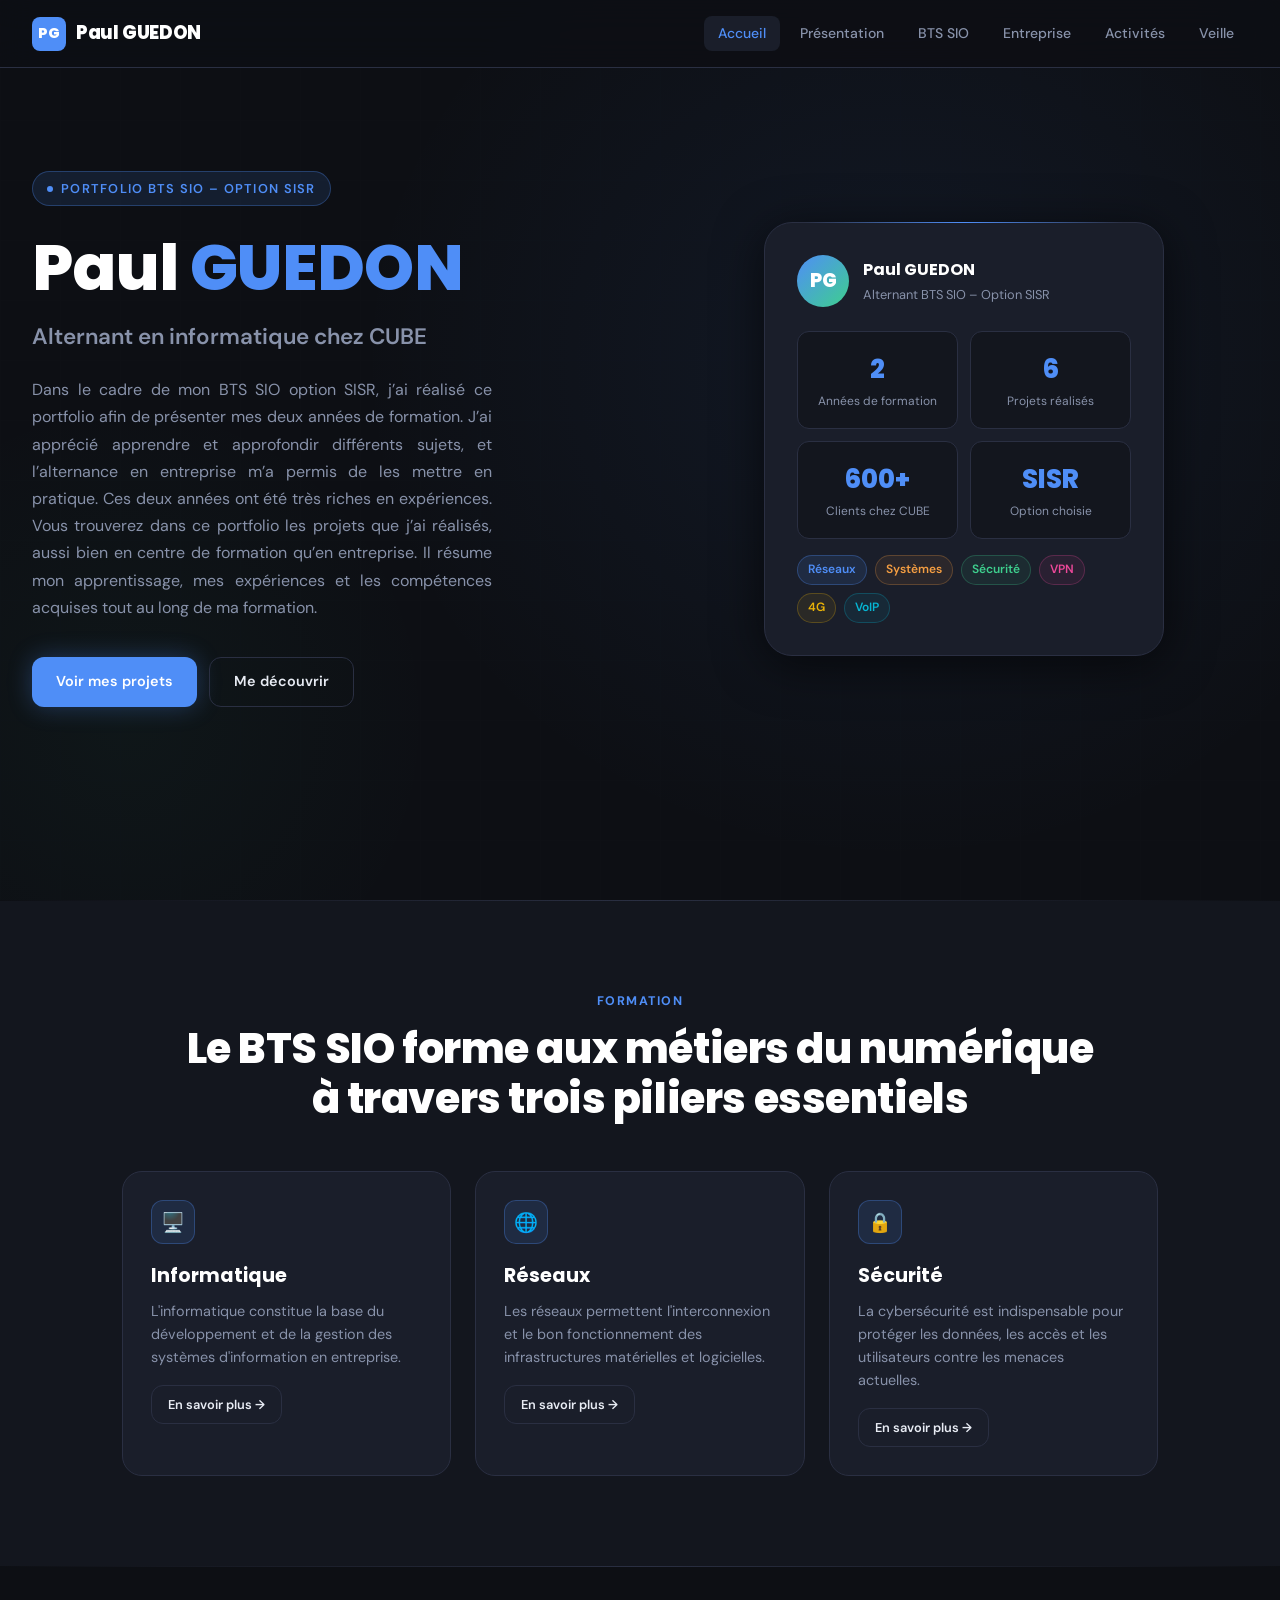
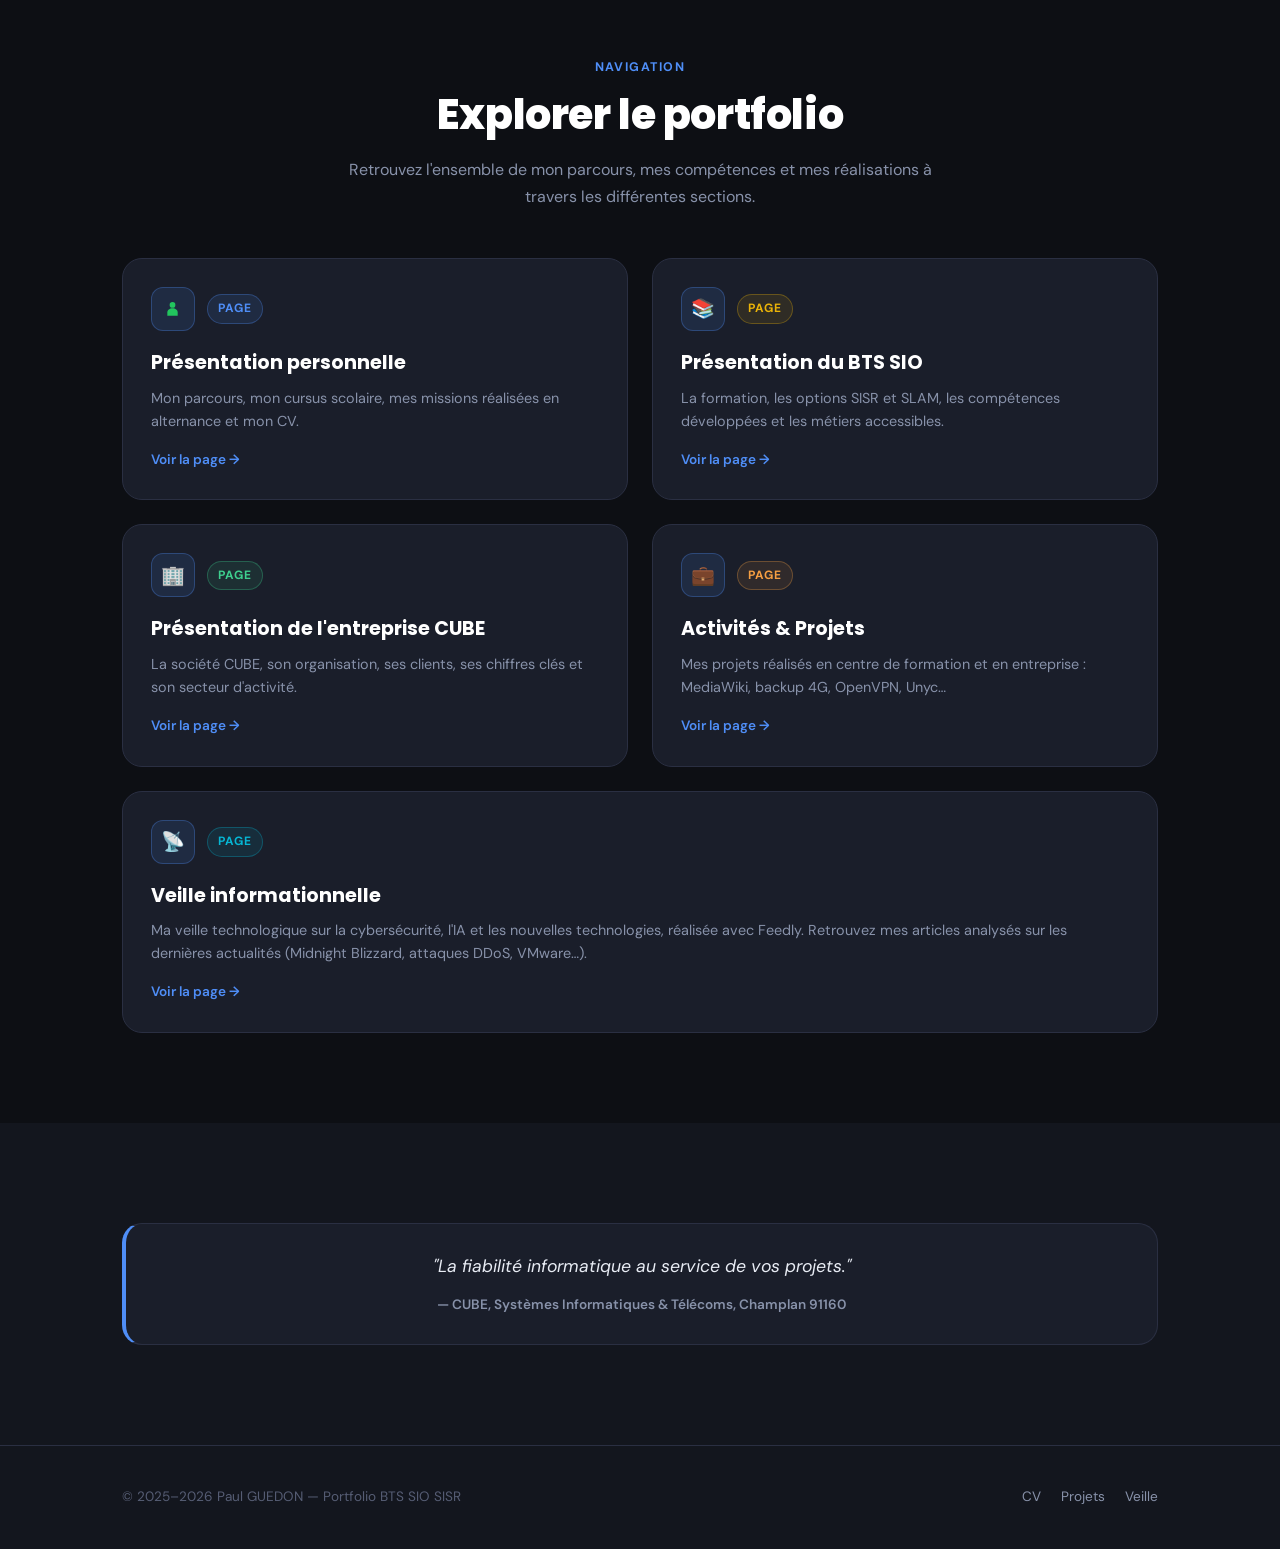
<file: index.html>
<!DOCTYPE html>
<html lang="fr">
<head>
  <meta charset="UTF-8" />
  <meta name="viewport" content="width=device-width, initial-scale=1.0" />
  <title>Paul GUEDON – Portfolio BTS SIO SISR</title>
  <link rel="stylesheet" href="css/style.css" />
  <link rel="stylesheet" href="css/animations.css" />
</head>
<body>

<!-- ===== NAVBAR ===== -->
<nav class="navbar" role="navigation" aria-label="Navigation principale">
  <div class="navbar__inner">
    <a href="index.html" class="navbar__logo">
      <span>PG</span> Paul GUEDON
    </a>
    <div class="navbar__links" id="nav-links">
      <a href="index.html">Accueil</a>
      <a href="presentation-personnelle.html">Présentation</a>
      <a href="bts-sio.html">BTS SIO</a>
      <a href="entreprise.html">Entreprise</a>
      <a href="activites.html">Activités</a>
      <a href="veille.html">Veille</a>
    </div>
    <button class="burger" id="burger" aria-label="Menu" aria-expanded="false">
      <span></span><span></span><span></span>
    </button>
  </div>
</nav>

<!-- ===== HERO ===== -->
<section class="hero">
  <div class="hero__bg"></div>
  <div class="hero__grid"></div>
  <div class="hero__content">

    <div class="hero__text">
      <div class="hero__eyebrow fade-up">Portfolio BTS SIO – Option SISR</div>
      <h1 class="hero__title fade-up fade-up-1">
        Paul <span>GUEDON</span>
      </h1>
      <p class="hero__subtitle fade-up fade-up-2">Alternant en informatique chez CUBE</p>
      <p class="hero__desc fade-up fade-up-3" style="text-align: justify;">
        Dans le cadre de mon BTS SIO option SISR, j’ai réalisé ce portfolio afin de présenter mes deux années de formation. J’ai apprécié apprendre et approfondir différents sujets, et l’alternance en entreprise m’a permis de les mettre en pratique. Ces deux années ont été très riches en expériences. Vous trouverez dans ce portfolio les projets que j’ai réalisés, aussi bien en centre de formation qu’en entreprise. Il résume mon apprentissage, mes expériences et les compétences acquises tout au long de ma formation.
      </p>
      <div class="hero__cta fade-up fade-up-4">
        <a href="activites.html" class="btn btn--primary">Voir mes projets</a>
        <a href="presentation-personnelle.html" class="btn btn--outline">Me découvrir</a>
      </div>
    </div>

    <div class="hero__visual fade-up fade-up-3">
      <div class="hero__card">
        <div class="hero__card-top">
          <div class="hero__avatar">PG</div>
          <div>
            <div class="hero__card-name">Paul GUEDON</div>
            <div class="hero__card-role">Alternant BTS SIO – Option SISR</div>
          </div>
        </div>
        <div class="hero__stats">
          <div class="stat">
            <div class="stat__number">2</div>
            <div class="stat__label">Années de formation</div>
          </div>
          <div class="stat">
            <div class="stat__number">6</div>
            <div class="stat__label">Projets réalisés</div>
          </div>
          <div class="stat">
            <div class="stat__number">600+</div>
            <div class="stat__label">Clients chez CUBE</div>
          </div>
          <div class="stat">
            <div class="stat__number">SISR</div>
            <div class="stat__label">Option choisie</div>
          </div>
        </div>
        <div class="hero__tags">
          <span class="tag tag--blue">Réseaux</span>
          <span class="tag tag--orange">Systèmes</span>
          <span class="tag tag--green">Sécurité</span>
          <span class="tag tag--pink">VPN</span>
          <span class="tag tag--yellow">4G</span>
          <span class="tag tag--cyan">VoIP</span>
        </div>
      </div>
    </div>

  </div>
</section>

<div class="divider"></div>

<!-- ===== PILLIERS BTS SIO ===== -->
<section class="section--dark">
  <div class="container">
    <div class="text-center mb-48 reveal">
      <div class="section-label">Formation</div>
      <h2 class="section-title">Le BTS SIO forme aux métiers du numérique<br>à travers trois piliers essentiels</h2>
    </div>

    <div class="three-col">
      <div class="card reveal delay-1">
        <div class="card__icon">🖥️</div>
        <div class="card__title">Informatique</div>
        <p class="card__text">L'informatique constitue la base du développement et de la gestion des systèmes d'information en entreprise.</p>
        <a href="https://fr.wikipedia.org/wiki/Informatique" target="_blank" class="btn btn--outline mt-16" style="padding: 8px 16px; font-size: 0.8rem;">En savoir plus →</a>
      </div>
      <div class="card reveal delay-2">
        <div class="card__icon">🌐</div>
        <div class="card__title">Réseaux</div>
        <p class="card__text">Les réseaux permettent l'interconnexion et le bon fonctionnement des infrastructures matérielles et logicielles.</p>
        <a href="https://fr.wikipedia.org/wiki/Réseau_informatique" target="_blank" class="btn btn--outline mt-16" style="padding: 8px 16px; font-size: 0.8rem;">En savoir plus →</a>
      </div>
      <div class="card reveal delay-3">
        <div class="card__icon">🔒</div>
        <div class="card__title">Sécurité</div>
        <p class="card__text">La cybersécurité est indispensable pour protéger les données, les accès et les utilisateurs contre les menaces actuelles.</p>
        <a href="https://fr.wikipedia.org/wiki/Sécurité_des_systèmes_d'information" target="_blank" class="btn btn--outline mt-16" style="padding: 8px 16px; font-size: 0.8rem;">En savoir plus →</a>
      </div>
    </div>
  </div>
</section>

<div class="divider"></div>

<!-- ===== APERÇU PAGES ===== -->
<section>
  <div class="container">
    <div class="text-center mb-48 reveal">
      <div class="section-label">Navigation</div>
      <h2 class="section-title">Explorer le portfolio</h2>
      <p class="section-desc" style="margin: 0 auto;">Retrouvez l'ensemble de mon parcours, mes compétences et mes réalisations à travers les différentes sections.</p>
    </div>

    <div class="grid-2">
      <a href="presentation-personnelle.html" class="card reveal delay-1" style="display:block; text-decoration:none; cursor:pointer;">
        <div style="display:flex; align-items:center; gap:12px; margin-bottom:16px;">
          <div class="card__icon" style="margin-bottom:0;"><svg width="1.2em" height="1.2em" viewBox="0 0 40 40" fill="none" xmlns="http://www.w3.org/2000/svg"><circle cx="20" cy="12" r="5" fill="#22c55e"/><path d="M20 18C15 18 11 21 11 25v6h18v-6c0-4-4-7-9-7z" fill="#22c55e"/></svg></div>
          <span class="badge badge--blue">Page</span>
        </div>
        <div class="card__title">Présentation personnelle</div>
        <p class="card__text">Mon parcours, mon cursus scolaire, mes missions réalisées en alternance et mon CV.</p>
        <div class="text-accent mt-16" style="font-size:0.85rem; font-weight:600;">Voir la page →</div>
      </a>

      <a href="bts-sio.html" class="card reveal delay-2" style="display:block; text-decoration:none; cursor:pointer;">
        <div style="display:flex; align-items:center; gap:12px; margin-bottom:16px;">
          <div class="card__icon" style="margin-bottom:0;">📚</div>
          <span class="badge badge--yellow">Page</span>
        </div>
        <div class="card__title">Présentation du BTS SIO</div>
        <p class="card__text">La formation, les options SISR et SLAM, les compétences développées et les métiers accessibles.</p>
        <div class="text-accent mt-16" style="font-size:0.85rem; font-weight:600;">Voir la page →</div>
      </a>

      <a href="entreprise.html" class="card reveal delay-3" style="display:block; text-decoration:none; cursor:pointer;">
        <div style="display:flex; align-items:center; gap:12px; margin-bottom:16px;">
          <div class="card__icon" style="margin-bottom:0;">🏢</div>
          <span class="badge badge--green">Page</span>
        </div>
        <div class="card__title">Présentation de l'entreprise CUBE</div>
        <p class="card__text">La société CUBE, son organisation, ses clients, ses chiffres clés et son secteur d'activité.</p>
        <div class="text-accent mt-16" style="font-size:0.85rem; font-weight:600;">Voir la page →</div>
      </a>

      <a href="activites.html" class="card reveal delay-4" style="display:block; text-decoration:none; cursor:pointer;">
        <div style="display:flex; align-items:center; gap:12px; margin-bottom:16px;">
          <div class="card__icon" style="margin-bottom:0;">💼</div>
          <span class="badge badge--orange">Page</span>
        </div>
        <div class="card__title">Activités & Projets</div>
        <p class="card__text">Mes projets réalisés en centre de formation et en entreprise : MediaWiki, backup 4G, OpenVPN, Unyc…</p>
        <div class="text-accent mt-16" style="font-size:0.85rem; font-weight:600;">Voir la page →</div>
      </a>

      <a href="veille.html" class="card reveal delay-5" style="display:block; text-decoration:none; cursor:pointer; grid-column: span 2 / span 2;" id="veille-link">
        <div style="display:flex; align-items:center; gap:12px; margin-bottom:16px;">
          <div class="card__icon" style="margin-bottom:0;">📡</div>
          <span class="badge badge--cyan">Page</span>
        </div>
        <div class="card__title">Veille informationnelle</div>
        <p class="card__text">Ma veille technologique sur la cybersécurité, l'IA et les nouvelles technologies, réalisée avec Feedly. Retrouvez mes articles analysés sur les dernières actualités (Midnight Blizzard, attaques DDoS, VMware…).</p>
        <div class="text-accent mt-16" style="font-size:0.85rem; font-weight:600;">Voir la page →</div>
      </a>
    </div>
  </div>
</section>

<!-- ===== CITATION ===== -->
<section class="section--dark" style="padding: 60px 0;">
  <div class="container">
    <div class="quote-block reveal text-center">
      <p>"La fiabilité informatique au service de vos projets."</p>
      <cite>— CUBE, Systèmes Informatiques & Télécoms, Champlan 91160</cite>
    </div>
  </div>
</section>

<!-- ===== FOOTER ===== -->
<footer>
  <div class="container">
    <div class="footer__inner">
      <div class="footer__copy">© 2025–2026 Paul GUEDON — Portfolio BTS SIO SISR</div>
      <div class="footer__links">
        <a href="presentation-personnelle.html">CV</a>
        <a href="activites.html">Projets</a>
        <a href="veille.html">Veille</a>
      </div>
    </div>
  </div>
</footer>

<script src="js/main.js"></script>
<script>
  // Veille card full-width on mobile
  const veilleLink = document.getElementById('veille-link');
  if (veilleLink && window.innerWidth <= 700) {
    veilleLink.style.gridColumn = 'span 1';
  }
</script>
</body>
</html>
</file>
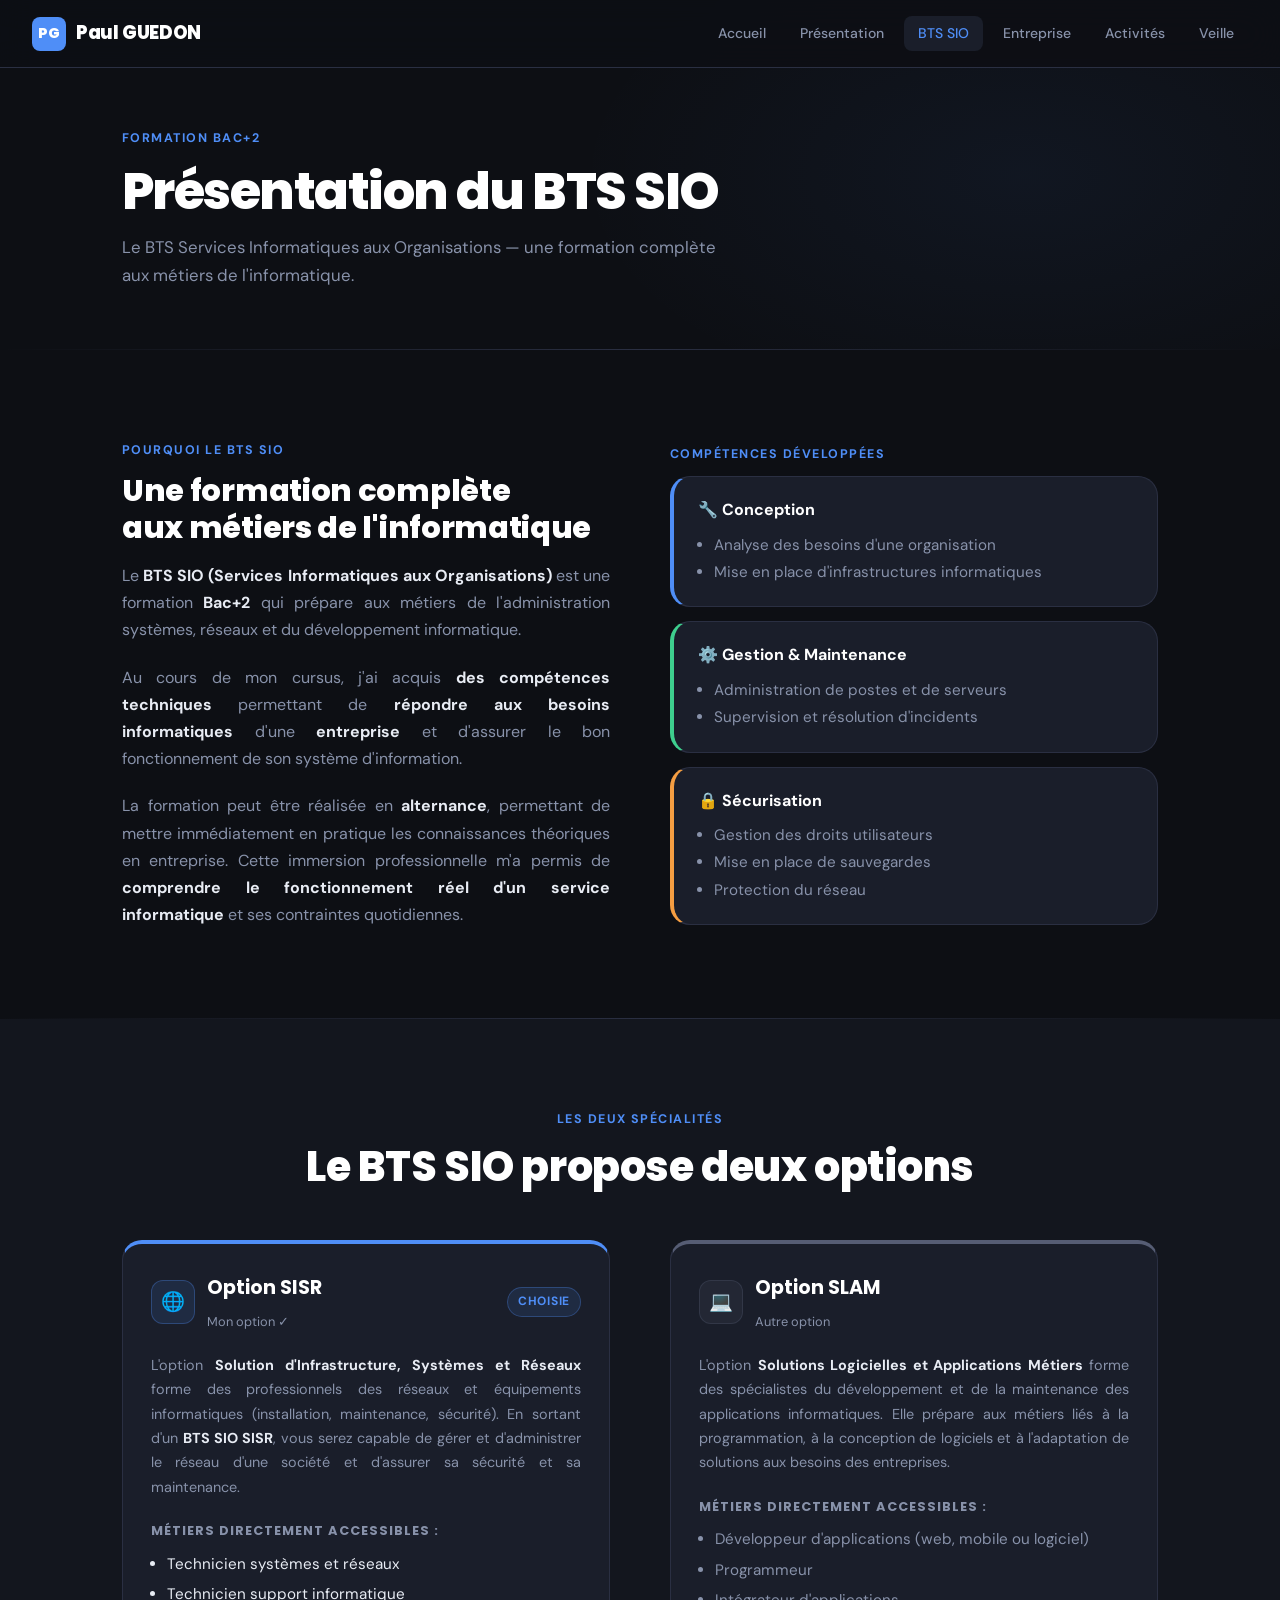
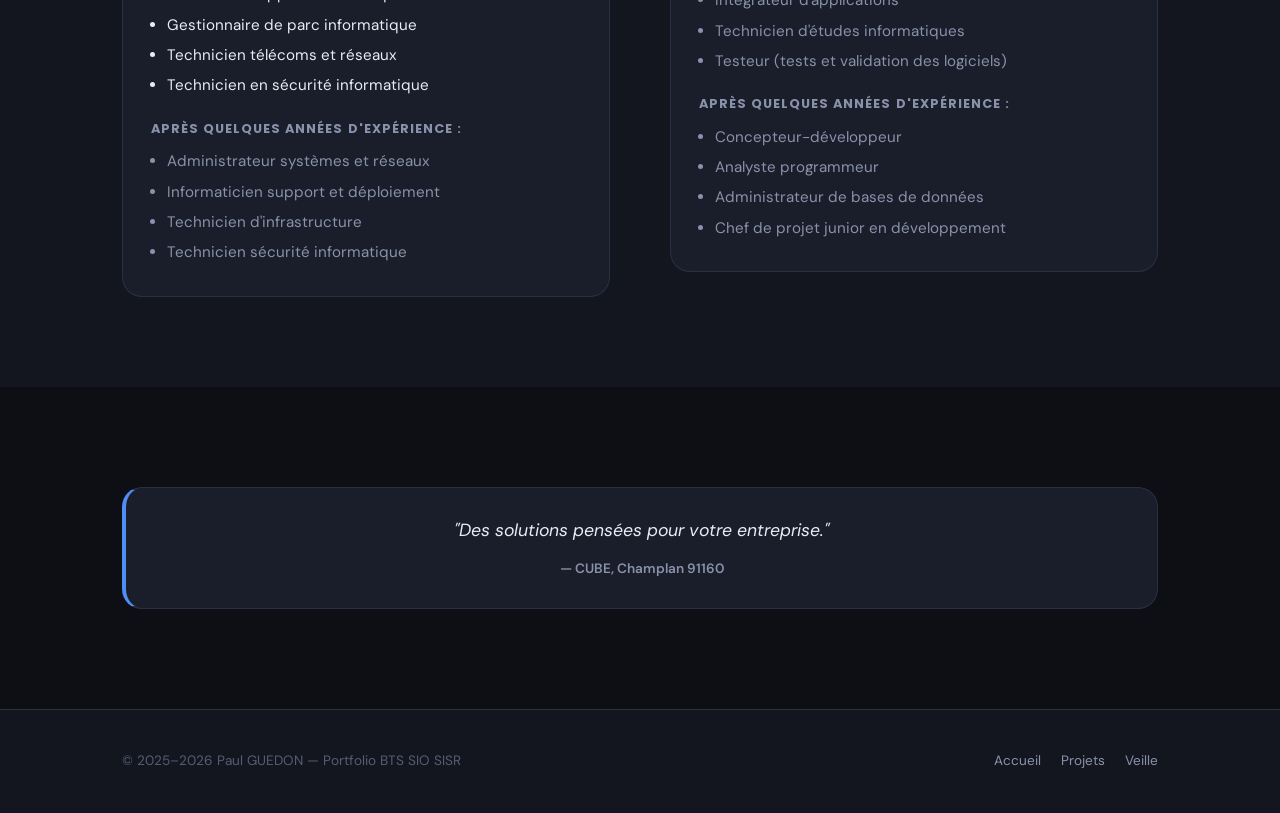
<file: bts-sio.html>
<!DOCTYPE html>
<html lang="fr">

<head>
  <meta charset="UTF-8" />
  <meta name="viewport" content="width=device-width, initial-scale=1.0" />
  <title>Présentation du BTS SIO – Paul GUEDON</title>
  <link rel="stylesheet" href="css/style.css" />
  <link rel="stylesheet" href="css/animations.css" />
</head>

<body>

  <nav class="navbar">
    <div class="navbar__inner">
      <a href="index.html" class="navbar__logo"><span>PG</span> Paul GUEDON</a>
      <div class="navbar__links" id="nav-links">
        <a href="index.html">Accueil</a>
        <a href="presentation-personnelle.html">Présentation</a>
        <a href="bts-sio.html" class="active">BTS SIO</a>
        <a href="entreprise.html">Entreprise</a>
        <a href="activites.html">Activités</a>
        <a href="veille.html">Veille</a>
      </div>
      <button class="burger" id="burger" aria-label="Menu"><span></span><span></span><span></span></button>
    </div>
  </nav>

  <div class="page-header">
    <div class="page-header__bg"></div>
    <div class="container page-header__inner">
      <div class="section-label fade-up">Formation Bac+2</div>
      <h1 class="page-header__title fade-up fade-up-1">Présentation du BTS SIO</h1>
      <p class="page-header__sub fade-up fade-up-2">Le BTS Services Informatiques aux Organisations — une formation
        complète aux métiers de l'informatique.</p>
    </div>
  </div>

  <div class="divider"></div>

  <!-- INTRO BTS SIO -->
  <section>
    <div class="container">
      <div class="two-col two-col--center">
        <div class="reveal">
          <div class="section-label">POURQUOI LE BTS SIO</div>
          <h2 class="section-title" style="font-size: 1.9rem;">Une formation complète<br>aux métiers de l'informatique
          </h2>
          <p style="color: var(--text-muted); line-height: 1.7; margin-bottom: 20px; text-align: justify;">
            Le <strong style="color:var(--text);">BTS SIO (Services Informatiques aux Organisations)</strong> est une
            formation <strong style="color:var(--text);">Bac+2</strong> qui prépare aux métiers de l'administration
            systèmes, réseaux et du développement informatique.
          </p>
          <p style="color: var(--text-muted); line-height: 1.7; margin-bottom: 20px; text-align: justify;">
            Au cours de mon cursus, j'ai acquis <strong style="color:var(--text);">des compétences techniques</strong>
            permettant de <strong style="color:var(--text);">répondre aux besoins informatiques</strong> d'une <strong
              style="color:var(--text);">entreprise</strong> et d'assurer le bon fonctionnement de son système
            d'information.
          </p>
          <p style="color: var(--text-muted); line-height: 1.7; text-align: justify;">
            La formation peut être réalisée en <strong style="color:var(--text);">alternance</strong>, permettant de
            mettre immédiatement en pratique les connaissances théoriques en entreprise. Cette immersion professionnelle
            m'a permis de <strong style="color:var(--text);">comprendre le fonctionnement réel d'un service
              informatique</strong> et ses contraintes quotidiennes.
          </p>
        </div>

        <div class="reveal delay-2">
          <div class="section-label">Compétences développées</div>
          <div style="display: flex; flex-direction: column; gap: 14px;">
            <div class="card" style="border-left: 4px solid var(--accent); padding: 20px 24px;">
              <div style="font-weight: 700; color: var(--white); font-size: 1rem; margin-bottom: 8px;">🔧 Conception
              </div>
              <ul
                style="color: var(--text-muted); font-size: 0.875rem; line-height: 1.8; padding-left: 16px; list-style: disc;">
                <li>Analyse des besoins d'une organisation</li>
                <li>Mise en place d'infrastructures informatiques</li>
              </ul>
            </div>
            <div class="card" style="border-left: 4px solid var(--green); padding: 20px 24px;">
              <div style="font-weight: 700; color: var(--white); font-size: 1rem; margin-bottom: 8px;">⚙️ Gestion &amp;
                Maintenance</div>
              <ul
                style="color: var(--text-muted); font-size: 0.875rem; line-height: 1.8; padding-left: 16px; list-style: disc;">
                <li>Administration de postes et de serveurs</li>
                <li>Supervision et résolution d'incidents</li>
              </ul>
            </div>
            <div class="card" style="border-left: 4px solid var(--orange); padding: 20px 24px;">
              <div style="font-weight: 700; color: var(--white); font-size: 1rem; margin-bottom: 8px;">🔒 Sécurisation
              </div>
              <ul
                style="color: var(--text-muted); font-size: 0.875rem; line-height: 1.8; padding-left: 16px; list-style: disc;">
                <li>Gestion des droits utilisateurs</li>
                <li>Mise en place de sauvegardes</li>
                <li>Protection du réseau</li>
              </ul>
            </div>
          </div>
        </div>
      </div>
    </div>
  </section>

  <div class="divider"></div>

  <!-- OPTIONS SISR / SLAM -->
  <section class="section--dark">
    <div class="container">
      <div class="text-center mb-48 reveal">
        <div class="section-label">Les deux spécialités</div>
        <h2 class="section-title">Le BTS SIO propose deux options</h2>
      </div>

      <div class="two-col">
        <!-- SISR -->
        <div class="reveal delay-1">
          <div class="card" style="height: 100%; border-top: 4px solid var(--accent);">
            <div style="display: flex; align-items: center; gap: 12px; margin-bottom: 20px;">
              <div class="card__icon" style="margin-bottom:0;">🌐</div>
              <div>
                <div class="card__title" style="font-size: 1.2rem;">Option SISR</div>
                <div style="font-size: 0.8rem; color: var(--text-muted);">Mon option ✓</div>
              </div>
              <span class="badge badge--blue" style="margin-left: auto;">Choisie</span>
            </div>
            <p style="color: var(--text-muted); font-size: 0.9rem; line-height: 1.7; margin-bottom: 24px; text-align: justify;">
              L'option <strong style="color:var(--text);">Solution d'Infrastructure, Systèmes et Réseaux</strong> forme
              des professionnels des réseaux et équipements informatiques (installation, maintenance, sécurité). En
              sortant d'un <strong style="color:var(--text);">BTS SIO SISR</strong>, vous serez capable de gérer et
              d'administrer le réseau d'une société et d'assurer sa sécurité et sa maintenance.
            </p>

            <h5
              style="font-size: 0.8rem; text-transform: uppercase; letter-spacing: 0.08em; color: var(--text-muted); margin-bottom: 10px;">
              Métiers directement accessibles :</h5>
            <ul
              style="color: var(--text); font-size: 0.875rem; line-height: 2; padding-left: 16px; list-style: disc; margin-bottom: 20px;">
              <li>Technicien systèmes et réseaux</li>
              <li>Technicien support informatique</li>
              <li>Gestionnaire de parc informatique</li>
              <li>Technicien télécoms et réseaux</li>
              <li>Technicien en sécurité informatique</li>
            </ul>

            <h5
              style="font-size: 0.8rem; text-transform: uppercase; letter-spacing: 0.08em; color: var(--text-muted); margin-bottom: 10px;">
              Après quelques années d'expérience :</h5>
            <ul
              style="color: var(--text-muted); font-size: 0.875rem; line-height: 2; padding-left: 16px; list-style: disc;">
              <li>Administrateur systèmes et réseaux</li>
              <li>Informaticien support et déploiement</li>
              <li>Technicien d'infrastructure</li>
              <li>Technicien sécurité informatique</li>
            </ul>
          </div>
        </div>

        <!-- SLAM -->
        <div class="reveal delay-2">
          <div class="card" style="height: 100%; border-top: 4px solid var(--text-dim);">
            <div style="display: flex; align-items: center; gap: 12px; margin-bottom: 20px;">
              <div class="card__icon"
                style="margin-bottom:0; background: rgba(86,93,116,0.15); border-color: rgba(86,93,116,0.3);">💻</div>
              <div>
                <div class="card__title" style="font-size: 1.2rem;">Option SLAM</div>
                <div style="font-size: 0.8rem; color: var(--text-muted);">Autre option</div>
              </div>
            </div>
            <p style="color: var(--text-muted); font-size: 0.9rem; line-height: 1.7; margin-bottom: 24px; text-align: justify;">
              L'option <strong style="color:var(--text);">Solutions Logicielles et Applications Métiers</strong> forme
              des spécialistes du développement et de la maintenance des applications informatiques. Elle prépare aux
              métiers liés à la programmation, à la conception de logiciels et à l'adaptation de solutions aux besoins
              des entreprises.
            </p>

            <h5
              style="font-size: 0.8rem; text-transform: uppercase; letter-spacing: 0.08em; color: var(--text-muted); margin-bottom: 10px;">
              Métiers directement accessibles :</h5>
            <ul
              style="color: var(--text-muted); font-size: 0.875rem; line-height: 2; padding-left: 16px; list-style: disc; margin-bottom: 20px;">
              <li>Développeur d'applications (web, mobile ou logiciel)</li>
              <li>Programmeur</li>
              <li>Intégrateur d'applications</li>
              <li>Technicien d'études informatiques</li>
              <li>Testeur (tests et validation des logiciels)</li>
            </ul>

            <h5
              style="font-size: 0.8rem; text-transform: uppercase; letter-spacing: 0.08em; color: var(--text-muted); margin-bottom: 10px;">
              Après quelques années d'expérience :</h5>
            <ul
              style="color: var(--text-muted); font-size: 0.875rem; line-height: 2; padding-left: 16px; list-style: disc;">
              <li>Concepteur-développeur</li>
              <li>Analyste programmeur</li>
              <li>Administrateur de bases de données</li>
              <li>Chef de projet junior en développement</li>
            </ul>
          </div>
        </div>
      </div>
    </div>
  </section>

  <!-- CITATION -->
  <section style="padding: 60px 0;">
    <div class="container">
      <div class="quote-block reveal text-center">
        <p>"Des solutions pensées pour votre entreprise."</p>
        <cite>— CUBE, Champlan 91160</cite>
      </div>
    </div>
  </section>

  <footer>
    <div class="container">
      <div class="footer__inner">
        <div class="footer__copy">© 2025–2026 Paul GUEDON — Portfolio BTS SIO SISR</div>
        <div class="footer__links">
          <a href="index.html">Accueil</a>
          <a href="activites.html">Projets</a>
          <a href="veille.html">Veille</a>
        </div>
      </div>
    </div>
  </footer>

  <script src="js/main.js"></script>
</body>

</html>
</file>
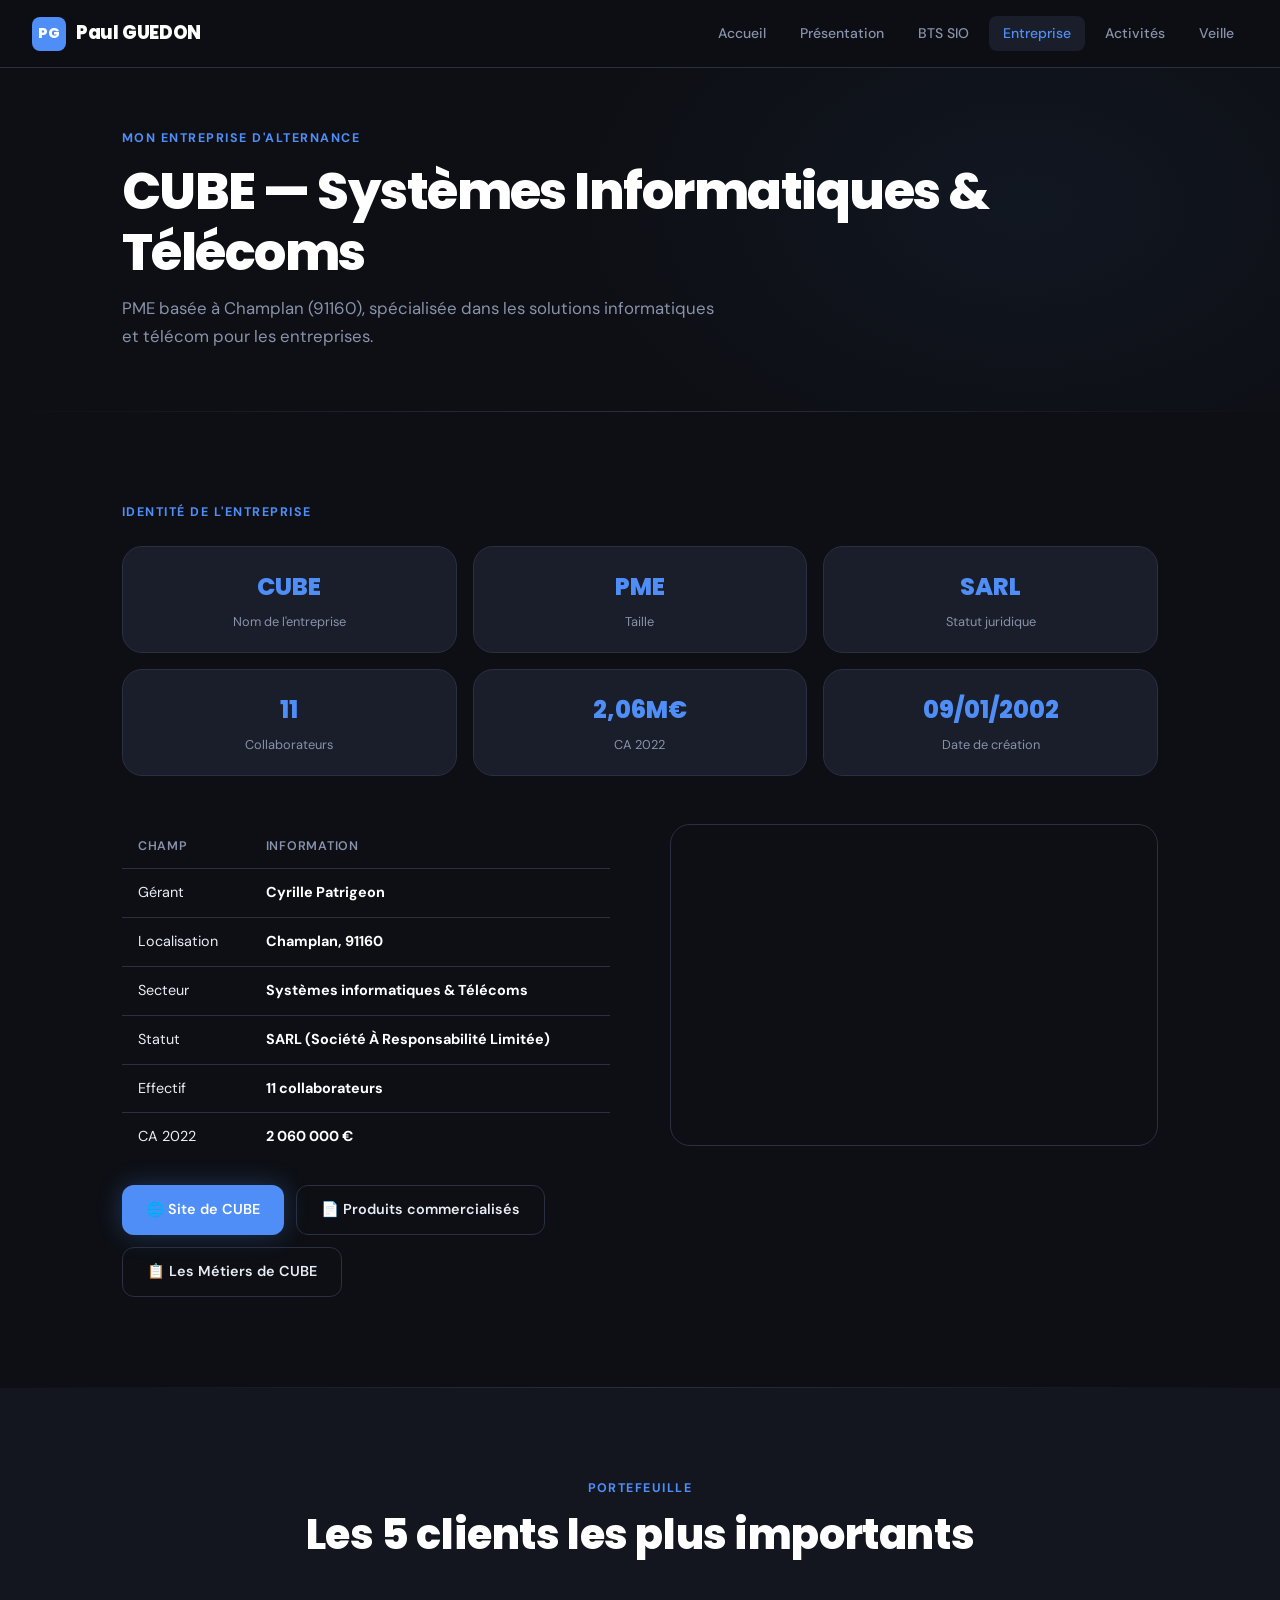
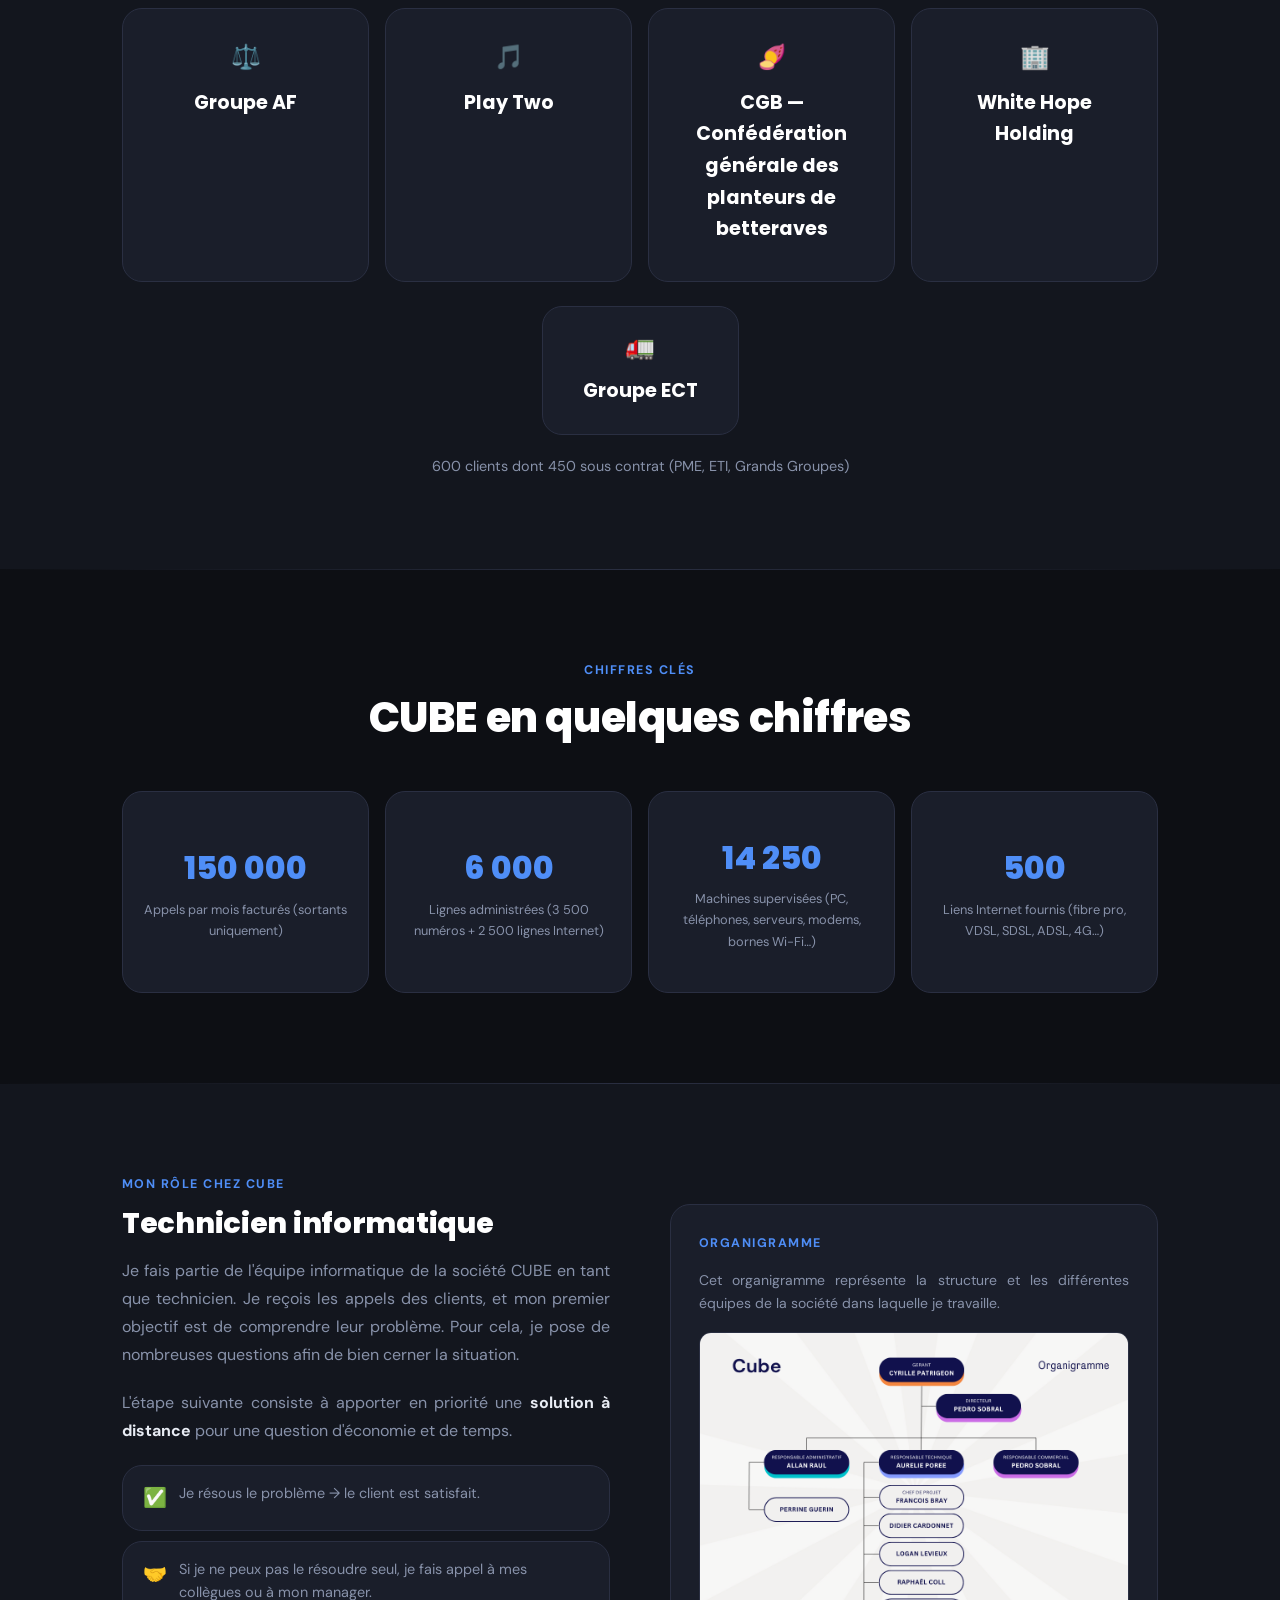
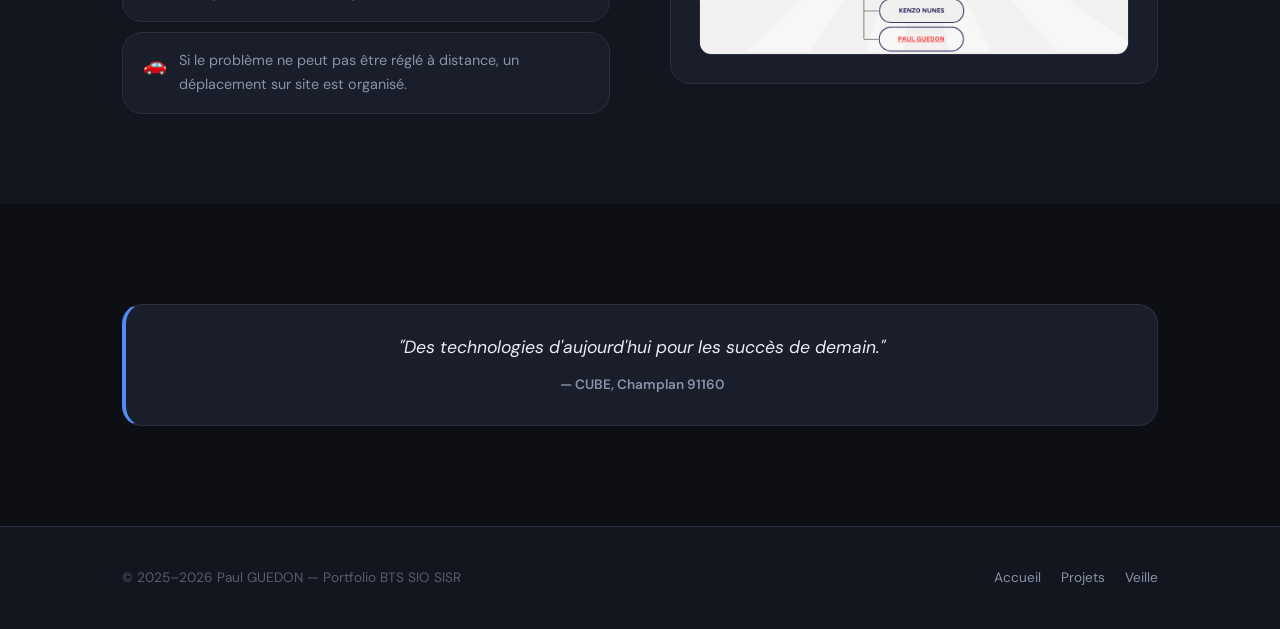
<file: entreprise.html>
<!DOCTYPE html>
<html lang="fr">

<head>
  <meta charset="UTF-8" />
  <meta name="viewport" content="width=device-width, initial-scale=1.0" />
  <title>Présentation de l'entreprise CUBE – Paul GUEDON</title>
  <link rel="stylesheet" href="css/style.css" />
  <link rel="stylesheet" href="css/animations.css" />
</head>

<body>

  <nav class="navbar">
    <div class="navbar__inner">
      <a href="index.html" class="navbar__logo"><span>PG</span> Paul GUEDON</a>
      <div class="navbar__links" id="nav-links">
        <a href="index.html">Accueil</a>
        <a href="presentation-personnelle.html">Présentation</a>
        <a href="bts-sio.html">BTS SIO</a>
        <a href="entreprise.html" class="active">Entreprise</a>
        <a href="activites.html">Activités</a>
        <a href="veille.html">Veille</a>
      </div>
      <button class="burger" id="burger" aria-label="Menu"><span></span><span></span><span></span></button>
    </div>
  </nav>

  <div class="page-header">
    <div class="page-header__bg"></div>
    <div class="container page-header__inner">
      <div class="section-label fade-up">Mon entreprise d'alternance</div>
      <h1 class="page-header__title fade-up fade-up-1">CUBE — Systèmes Informatiques &amp; Télécoms</h1>
      <p class="page-header__sub fade-up fade-up-2">PME basée à Champlan (91160), spécialisée dans les solutions
        informatiques et télécom pour les entreprises.</p>
    </div>
  </div>

  <div class="divider"></div>

  <!-- FICHE IDENTITE -->
  <section>
    <div class="container">
      <div class="section-label reveal mb-24">Identité de l'entreprise</div>
      <div class="info-grid reveal delay-1" style="grid-template-columns: repeat(3, 1fr);">
        <div class="info-box">
          <div class="info-box__value">CUBE</div>
          <div class="info-box__label">Nom de l'entreprise</div>
        </div>
        <div class="info-box">
          <div class="info-box__value">PME</div>
          <div class="info-box__label">Taille</div>
        </div>
        <div class="info-box">
          <div class="info-box__value">SARL</div>
          <div class="info-box__label">Statut juridique</div>
        </div>
        <div class="info-box">
          <div class="info-box__value">11</div>
          <div class="info-box__label">Collaborateurs</div>
        </div>
        <div class="info-box">
          <div class="info-box__value">2,06M€</div>
          <div class="info-box__label">CA 2022</div>
        </div>
        <div class="info-box">
          <div class="info-box__value">09/01/2002</div>
          <div class="info-box__label">Date de création</div>
        </div>
      </div>

      <div class="two-col mt-48">
        <div class="reveal delay-1">
          <table class="info-table">
            <thead>
              <tr>
                <th>Champ</th>
                <th>Information</th>
              </tr>
            </thead>
            <tbody>
              <tr>
                <td>Gérant</td>
                <td><strong>Cyrille Patrigeon</strong></td>
              </tr>
              <tr>
                <td>Localisation</td>
                <td><strong>Champlan, 91160</strong></td>
              </tr>
              <tr>
                <td>Secteur</td>
                <td><strong>Systèmes informatiques &amp; Télécoms</strong></td>
              </tr>
              <tr>
                <td>Statut</td>
                <td><strong>SARL (Société À Responsabilité Limitée)</strong></td>
              </tr>
              <tr>
                <td>Effectif</td>
                <td><strong>11 collaborateurs</strong></td>
              </tr>
              <tr>
                <td>CA 2022</td>
                <td><strong>2 060 000 €</strong></td>
              </tr>
            </tbody>
          </table>
          <div class="mt-24 d-flex gap-12 flex-wrap">
            <a href="https://www.cube.pro/" target="_blank" class="btn btn--primary">🌐 Site de CUBE</a>
            <a href="Documents/Produits%20commercialis%C3%A9s%20par%20Cube.pdf" target="_blank"
              class="btn btn--outline">📄 Produits commercialisés</a>
            <a href="Documents/Les%20M%C3%A9tiers%20de%20la%20Soci%C3%A9t%C3%A9%20CUBE.pdf" target="_blank"
              class="btn btn--outline">📋 Les Métiers de CUBE</a>
          </div>
        </div>
        <div class="reveal delay-2">
          <!-- Google Maps embed -->
          <div style="border-radius: var(--radius-lg); overflow: hidden; border: 1px solid var(--border);">
            <iframe
              src="https://www.google.com/maps/embed?pb=!1m18!1m12!1m3!1d2633.13205516396!2d2.2785288127495718!3d48.70295687119203!2m3!1f0!2f0!3f0!3m2!1i1024!2i768!4f13.1!3m3!1m2!1s0x47e67116d9b7b6af%3A0xf438b3dec595cea7!2sCube%20-%20Syst%C3%A8mes%20Informatiques%20et%20T%C3%A9l%C3%A9coms!5e0!3m2!1sfr!2sfr!4v1755875124564!5m2!1sfr!2sfr"
              width="100%" height="320" style="border:0; display:block;" allowfullscreen="" loading="lazy"
              referrerpolicy="no-referrer-when-downgrade" title="Localisation CUBE Champlan"></iframe>
          </div>
        </div>
      </div>
    </div>
  </section>

  <div class="divider"></div>

  <!-- CLIENTS -->
  <section class="section--dark">
    <div class="container">
      <div class="text-center mb-48 reveal">
        <div class="section-label">Portefeuille</div>
        <h2 class="section-title">Les 5 clients les plus importants</h2>
      </div>
      <div class="four-col reveal delay-1">
        <div class="card text-center">
          <div style="font-size: 1.5rem; margin-bottom: 10px;">⚖️</div>
          <div class="card__title">Groupe AF</div>
        </div>
        <div class="card text-center">
          <div style="font-size: 1.5rem; margin-bottom: 10px;">🎵</div>
          <div class="card__title">Play Two</div>
        </div>
        <div class="card text-center">
          <div style="font-size: 1.5rem; margin-bottom: 10px;">🍠</div>
          <div class="card__title">CGB — Confédération générale des planteurs de betteraves</div>
        </div>
        <div class="card text-center">
          <div style="font-size: 1.5rem; margin-bottom: 10px;">🏢</div>
          <div class="card__title">White Hope Holding</div>
        </div>
      </div>
      <div class="text-center mt-24 reveal delay-2">
        <div class="card" style="display: inline-block; padding: 20px 40px;">
          <div style="font-size: 1.5rem; margin-bottom: 8px;">🚛</div>
          <div class="card__title">Groupe ECT</div>
        </div>
      </div>
      <p style="text-align: center; color: var(--text-muted); font-size: 0.9rem; margin-top: 20px; reveal">
        600 clients dont 450 sous contrat (PME, ETI, Grands Groupes)
      </p>
    </div>
  </section>

  <div class="divider"></div>

  <!-- CHIFFRES CLES -->
  <section>
    <div class="container">
      <div class="text-center mb-48 reveal">
        <div class="section-label">Chiffres clés</div>
        <h2 class="section-title">CUBE en quelques chiffres</h2>
      </div>
      <div class="info-grid reveal delay-1">
        <div class="info-box"
          style="padding: 40px 20px; min-height: 200px; display: flex; flex-direction: column; justify-content: center;">
          <div class="info-box__value" style="font-size:2rem;">150 000</div>
          <div class="info-box__label">Appels par mois facturés (sortants uniquement)</div>
        </div>
        <div class="info-box"
          style="padding: 40px 20px; min-height: 200px; display: flex; flex-direction: column; justify-content: center;">
          <div class="info-box__value" style="font-size:2rem;">6 000</div>
          <div class="info-box__label">Lignes administrées (3 500 numéros + 2 500 lignes Internet)</div>
        </div>
        <div class="info-box"
          style="padding: 40px 20px; min-height: 200px; display: flex; flex-direction: column; justify-content: center;">
          <div class="info-box__value" style="font-size:2rem;">14 250</div>
          <div class="info-box__label">Machines supervisées (PC, téléphones, serveurs, modems, bornes Wi-Fi…)</div>
        </div>
        <div class="info-box"
          style="padding: 40px 20px; min-height: 200px; display: flex; flex-direction: column; justify-content: center;">
          <div class="info-box__value" style="font-size:2rem;">500</div>
          <div class="info-box__label">Liens Internet fournis (fibre pro, VDSL, SDSL, ADSL, 4G…)</div>
        </div>
      </div>
    </div>
  </section>

  <div class="divider"></div>

  <!-- MON ROLE + ORGANIGRAMME -->
  <section class="section--dark">
    <div class="container">
      <div class="two-col two-col--center">
        <div class="reveal">
          <div class="section-label">Mon rôle chez CUBE</div>
          <h2 class="section-title" style="font-size: 1.8rem;">Technicien informatique</h2>
          <p style="color: var(--text-muted); line-height: 1.75; margin-bottom: 20px; text-align: justify;">
            Je fais partie de l'équipe informatique de la société CUBE en tant que technicien. Je reçois les appels des
            clients, et mon premier objectif est de comprendre leur problème. Pour cela, je pose de nombreuses questions
            afin de bien cerner la situation.
          </p>
          <p style="color: var(--text-muted); line-height: 1.75; margin-bottom: 20px; text-align: justify;">
            L'étape suivante consiste à apporter en priorité une <strong style="color:var(--text);">solution à
              distance</strong> pour une question d'économie et de temps.
          </p>
          <div style="display: flex; flex-direction: column; gap: 10px;">
            <div class="card" style="padding: 16px 20px; display: flex; gap: 12px; align-items: flex-start;">
              <span style="font-size: 1.2rem;">✅</span>
              <div style="font-size: 0.9rem; color: var(--text-muted);">Je résous le problème → le client est satisfait.
              </div>
            </div>
            <div class="card" style="padding: 16px 20px; display: flex; gap: 12px; align-items: flex-start;">
              <span style="font-size: 1.2rem;">🤝</span>
              <div style="font-size: 0.9rem; color: var(--text-muted);">Si je ne peux pas le résoudre seul, je fais
                appel à mes collègues ou à mon manager.</div>
            </div>
            <div class="card" style="padding: 16px 20px; display: flex; gap: 12px; align-items: flex-start;">
              <span style="font-size: 1.2rem;">🚗</span>
              <div style="font-size: 0.9rem; color: var(--text-muted);">Si le problème ne peut pas être réglé à
                distance, un déplacement sur site est organisé.</div>
            </div>
          </div>
        </div>
        <div class="reveal delay-2">
          <div class="card" style="padding: 28px;">
            <div class="section-label mb-16">Organigramme</div>
            <p style="color: var(--text-muted); font-size: 0.875rem; line-height: 1.65; margin-bottom: 16px; text-align: justify;">
              Cet organigramme représente la structure et les différentes équipes de la société dans laquelle je
              travaille.
            </p>
            <img src="Documents/Organigramme CUBE.png" alt="Organigramme CUBE" id="organigramme-img"
              style="width:100%; border-radius: var(--radius); border: 1px solid var(--border); cursor: zoom-in;"
              onclick="document.getElementById('lightbox').style.display='flex'" />
          </div>
        </div>
      </div>
    </div>
  </section>

  <!-- CITATION -->
  <section style="padding: 60px 0;">
    <div class="container">
      <div class="quote-block reveal text-center">
        <p>"Des technologies d'aujourd'hui pour les succès de demain."</p>
        <cite>— CUBE, Champlan 91160</cite>
      </div>
    </div>
  </section>

  <footer>
    <div class="container">
      <div class="footer__inner">
        <div class="footer__copy">© 2025–2026 Paul GUEDON — Portfolio BTS SIO SISR</div>
        <div class="footer__links">
          <a href="index.html">Accueil</a>
          <a href="activites.html">Projets</a>
          <a href="veille.html">Veille</a>
        </div>
      </div>
    </div>
  </footer>

  <script src="js/main.js"></script>

  <!-- LIGHTBOX ORGANIGRAMME -->
  <div id="lightbox" onclick="this.style.display='none'" style="display:none; position:fixed; inset:0; background:rgba(0,0,0,0.85); z-index:9999;
           align-items:center; justify-content:center; cursor:zoom-out; padding:20px;">
    <img src="Documents/Organigramme CUBE.png" alt="Organigramme CUBE"
      style="max-width:90vw; max-height:90vh; border-radius:12px; box-shadow:0 8px 40px rgba(0,0,0,0.6);" />
  </div>

  <script>
    document.addEventListener('keydown', function (e) {
      if (e.key === 'Escape') document.getElementById('lightbox').style.display = 'none';
    });
  </script>
</body>

</html>
</file>
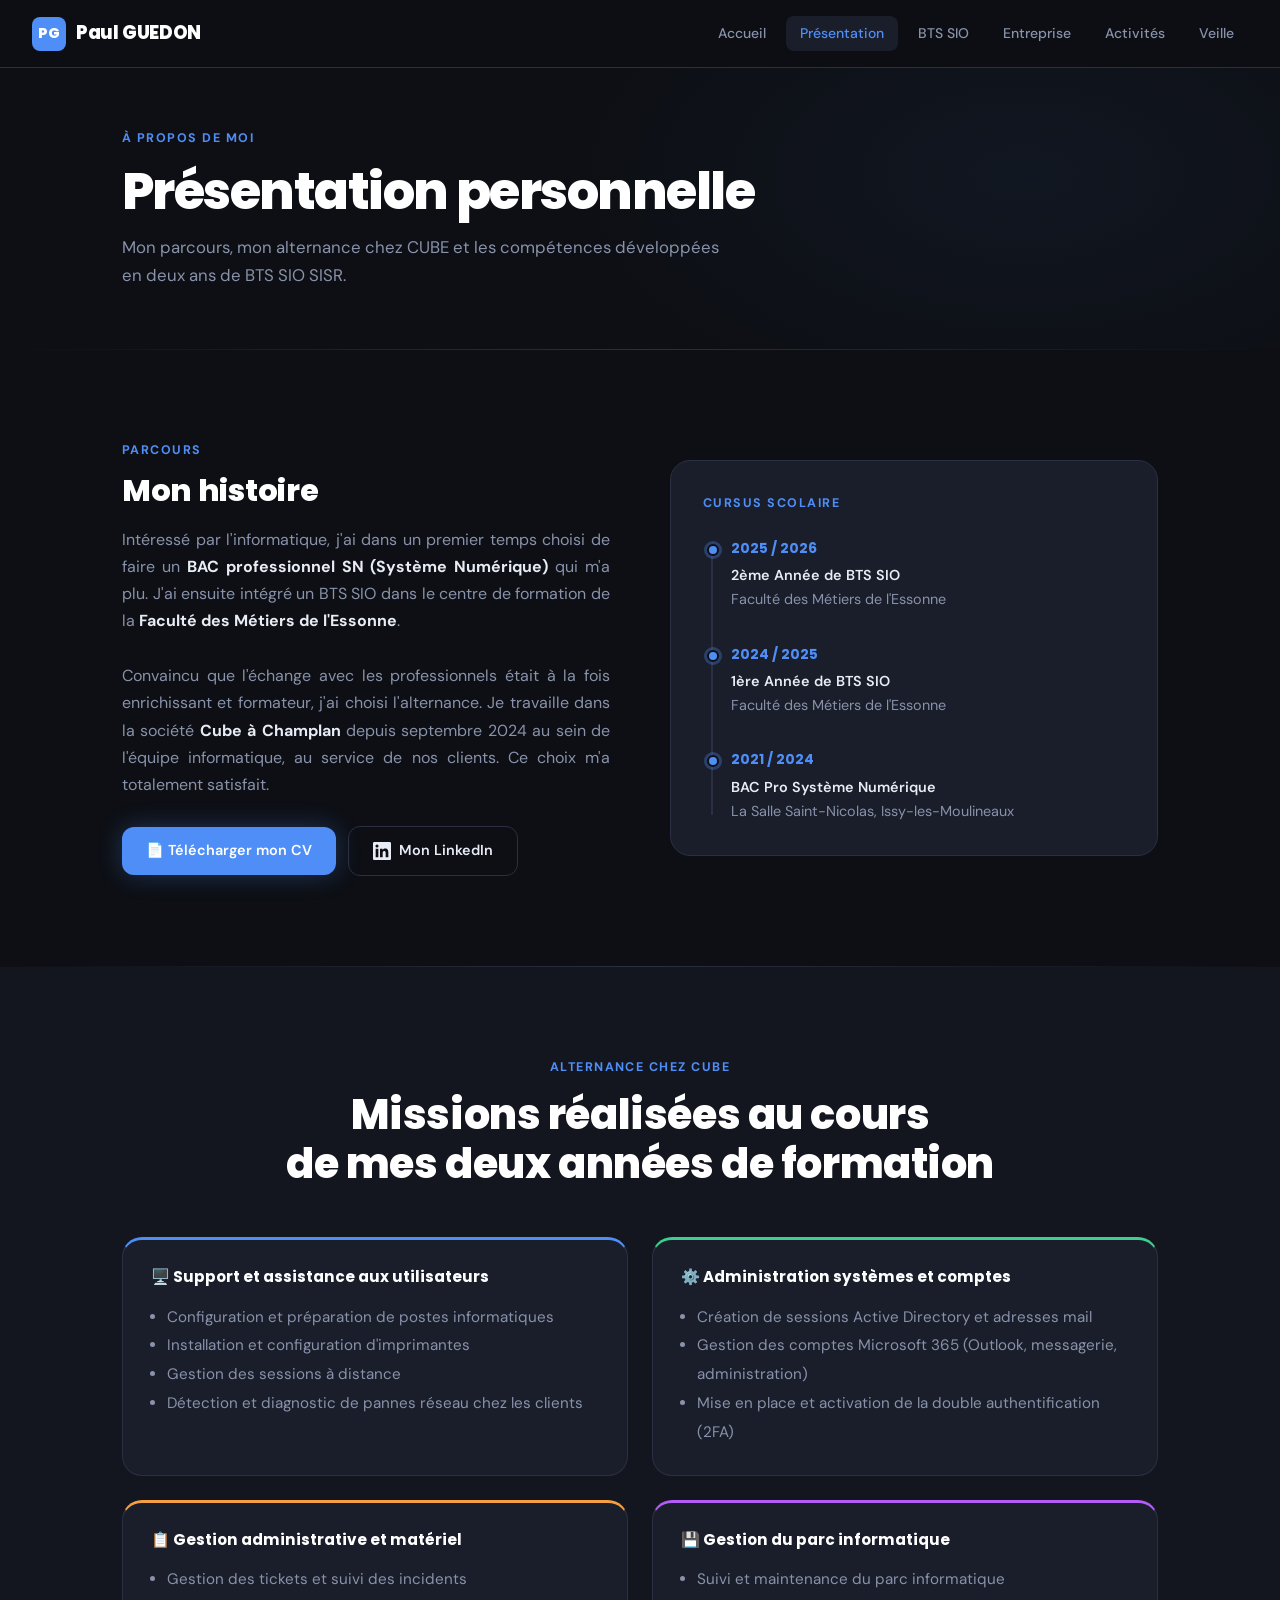
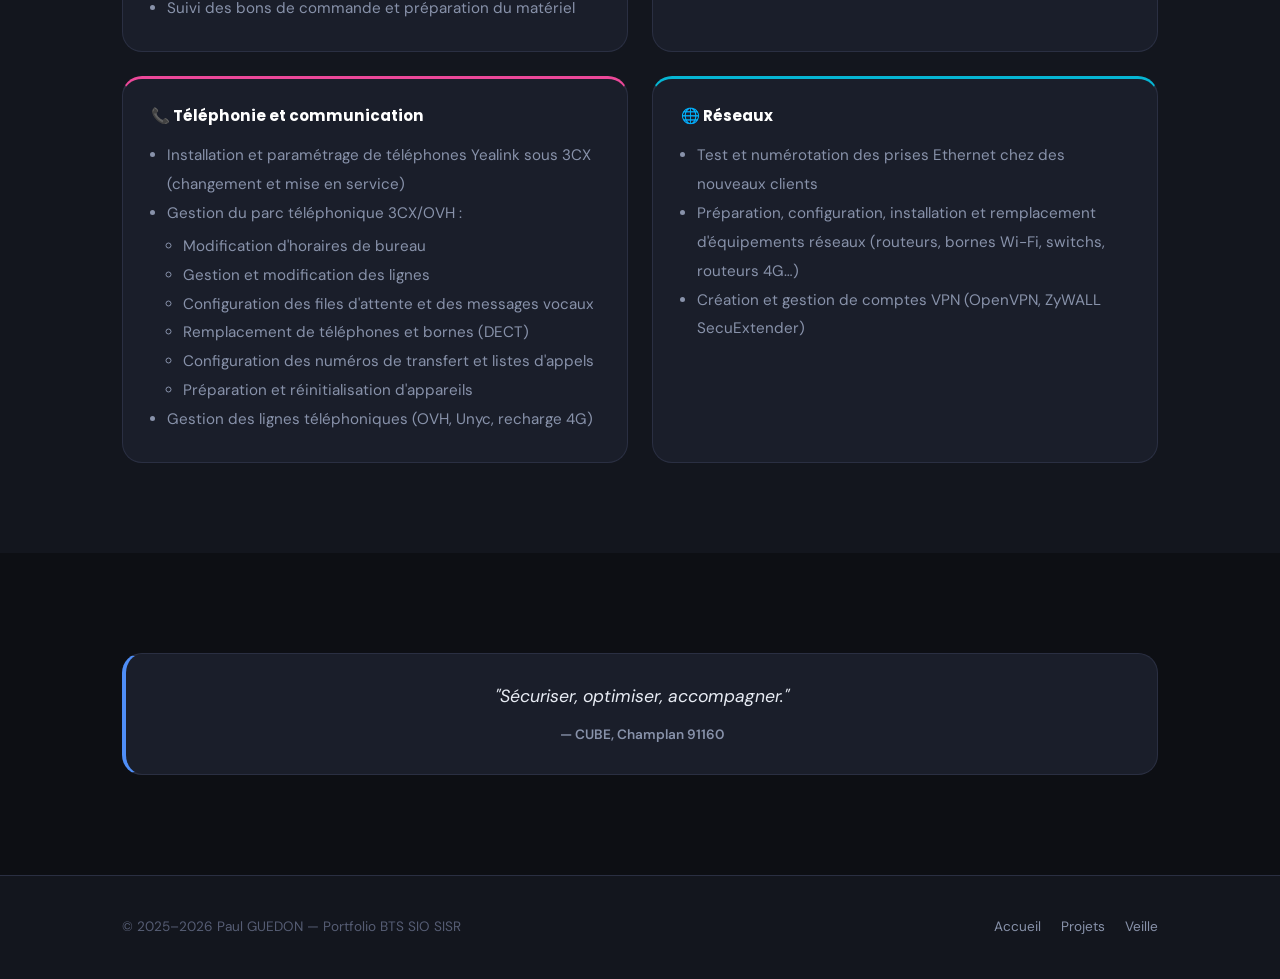
<file: presentation-personnelle.html>
<!DOCTYPE html>
<html lang="fr">

<head>
  <meta charset="UTF-8" />
  <meta name="viewport" content="width=device-width, initial-scale=1.0" />
  <title>Présentation personnelle – Paul GUEDON</title>
  <link rel="stylesheet" href="css/style.css" />
  <link rel="stylesheet" href="css/animations.css" />
</head>

<body>

  <nav class="navbar">
    <div class="navbar__inner">
      <a href="index.html" class="navbar__logo"><span>PG</span> Paul GUEDON</a>
      <div class="navbar__links" id="nav-links">
        <a href="index.html">Accueil</a>
        <a href="presentation-personnelle.html" class="active">Présentation</a>
        <a href="bts-sio.html">BTS SIO</a>
        <a href="entreprise.html">Entreprise</a>
        <a href="activites.html">Activités</a>
        <a href="veille.html">Veille</a>
      </div>
      <button class="burger" id="burger" aria-label="Menu"><span></span><span></span><span></span></button>
    </div>
  </nav>

  <!-- PAGE HEADER -->
  <div class="page-header">
    <div class="page-header__bg"></div>
    <div class="container page-header__inner">
      <div class="section-label fade-up">À propos de moi</div>
      <h1 class="page-header__title fade-up fade-up-1">Présentation personnelle</h1>
      <p class="page-header__sub fade-up fade-up-2">Mon parcours, mon alternance chez CUBE et les compétences
        développées en deux ans de BTS SIO SISR.</p>
    </div>
  </div>

  <div class="divider"></div>

  <!-- INTRO + TIMELINE -->
  <section>
    <div class="container">
      <div class="two-col two-col--center">

        <div class="reveal">
          <div class="section-label">Parcours</div>
          <h2 class="section-title" style="font-size:1.9rem;">Mon histoire</h2>
          <p style="color: var(--text-muted); line-height: 1.7; margin-bottom: 28px; text-align: justify;">
            Intéressé par l'informatique, j'ai dans un premier temps choisi de faire un <strong
              style="color:var(--text);">BAC professionnel SN (Système Numérique)</strong> qui m'a plu. J'ai ensuite
            intégré un BTS SIO dans le centre de formation de la <strong style="color:var(--text);">Faculté des Métiers
              de l'Essonne</strong>.
          </p>
          <p style="color: var(--text-muted); line-height: 1.7; margin-bottom: 28px; text-align: justify;">
            Convaincu que l'échange avec les professionnels était à la fois enrichissant et formateur, j'ai choisi
            l'alternance. Je travaille dans la société <strong style="color:var(--text);">Cube à Champlan</strong>
            depuis septembre 2024 au sein de l'équipe informatique, au service de nos clients. Ce choix m'a totalement
            satisfait.
          </p>
          <div style="display: flex; flex-wrap: wrap; gap: 12px; align-items: center;">
            <a href="CV_Paul_GUEDON.pdf" target="_blank" download="CV_Paul_GUEDON.pdf" class="btn btn--primary">📄
              Télécharger mon CV</a>
            <a href="https://www.linkedin.com/in/paul-gu%C3%A9don-4b3740406/" target="_blank" rel="noopener noreferrer"
              class="btn btn--outline" style="display: inline-flex; align-items: center; gap: 8px;">
              <svg xmlns="http://www.w3.org/2000/svg" width="18" height="18" viewBox="0 0 24 24" fill="currentColor"
                aria-hidden="true">
                <path
                  d="M20.447 20.452h-3.554v-5.569c0-1.328-.027-3.037-1.852-3.037-1.853 0-2.136 1.445-2.136 2.939v5.667H9.351V9h3.414v1.561h.046c.477-.9 1.637-1.85 3.37-1.85 3.601 0 4.267 2.37 4.267 5.455v6.286zM5.337 7.433a2.062 2.062 0 0 1-2.063-2.065 2.064 2.064 0 1 1 2.063 2.065zm1.782 13.019H3.555V9h3.564v11.452zM22.225 0H1.771C.792 0 0 .774 0 1.729v20.542C0 23.227.792 24 1.771 24h20.451C23.2 24 24 23.227 24 22.271V1.729C24 .774 23.2 0 22.222 0h.003z" />
              </svg>
              Mon LinkedIn</a>
          </div>
        </div>

        <div class="reveal delay-2">
          <div class="card" style="padding: 32px;">
            <div class="section-label" style="margin-bottom:24px;">Cursus scolaire</div>
            <div class="timeline">
              <div class="timeline-item">
                <div class="timeline-year">2025 / 2026</div>
                <div class="timeline-content">
                  <strong>2ème Année de BTS SIO</strong>
                  Faculté des Métiers de l'Essonne
                </div>
              </div>
              <div class="timeline-item">
                <div class="timeline-year">2024 / 2025</div>
                <div class="timeline-content">
                  <strong>1ère Année de BTS SIO</strong>
                  Faculté des Métiers de l'Essonne
                </div>
              </div>
              <div class="timeline-item">
                <div class="timeline-year">2021 / 2024</div>
                <div class="timeline-content">
                  <strong>BAC Pro Système Numérique</strong>
                  La Salle Saint-Nicolas, Issy-les-Moulineaux
                </div>
              </div>
            </div>
          </div>
        </div>
      </div>
    </div>
  </section>

  <div class="divider"></div>

  <!-- MISSIONS EN ALTERNANCE -->
  <section class="section--dark">
    <div class="container">
      <div class="text-center mb-48 reveal">
        <div class="section-label">Alternance chez CUBE</div>
        <h2 class="section-title">Missions réalisées au cours<br>de mes deux années de formation</h2>
      </div>

      <div class="grid-2">

        <div class="card reveal delay-1" style="border-top: 3px solid var(--accent);">
          <h4 class="card__title" style="font-size:0.95rem; margin-bottom:16px;">🖥️ Support et assistance aux
            utilisateurs</h4>
          <ul
            style="color: var(--text-muted); font-size: 0.875rem; line-height: 1.9; padding-left: 16px; list-style: disc;">
            <li>Configuration et préparation de postes informatiques</li>
            <li>Installation et configuration d'imprimantes</li>
            <li>Gestion des sessions à distance</li>
            <li>Détection et diagnostic de pannes réseau chez les clients</li>
          </ul>
        </div>

        <div class="card reveal delay-2" style="border-top: 3px solid var(--green);">
          <h4 class="card__title" style="font-size:0.95rem; margin-bottom:16px;">⚙️ Administration systèmes et comptes
          </h4>
          <ul
            style="color: var(--text-muted); font-size: 0.875rem; line-height: 1.9; padding-left: 16px; list-style: disc;">
            <li>Création de sessions Active Directory et adresses mail</li>
            <li>Gestion des comptes Microsoft 365 (Outlook, messagerie, administration)</li>
            <li>Mise en place et activation de la double authentification (2FA)</li>
          </ul>
        </div>

        <div class="card reveal delay-3" style="border-top: 3px solid var(--orange);">
          <h4 class="card__title" style="font-size:0.95rem; margin-bottom:16px;">📋 Gestion administrative et matériel
          </h4>
          <ul
            style="color: var(--text-muted); font-size: 0.875rem; line-height: 1.9; padding-left: 16px; list-style: disc;">
            <li>Gestion des tickets et suivi des incidents</li>
            <li>Suivi des bons de commande et préparation du matériel</li>
          </ul>
        </div>

        <div class="card reveal delay-4" style="border-top: 3px solid #b45cf7;">
          <h4 class="card__title" style="font-size:0.95rem; margin-bottom:16px;">💾 Gestion du parc informatique</h4>
          <ul
            style="color: var(--text-muted); font-size: 0.875rem; line-height: 1.9; padding-left: 16px; list-style: disc;">
            <li>Suivi et maintenance du parc informatique</li>
          </ul>
        </div>

        <div class="card reveal delay-1" style="border-top: 3px solid #ec4899;">
          <h4 class="card__title" style="font-size:0.95rem; margin-bottom:16px;">📞 Téléphonie et communication</h4>
          <ul
            style="color: var(--text-muted); font-size: 0.875rem; line-height: 1.9; padding-left: 16px; list-style: disc;">
            <li>Installation et paramétrage de téléphones Yealink sous 3CX (changement et mise en service)</li>
            <li>Gestion du parc téléphonique 3CX/OVH :
              <ul style="padding-left: 16px; list-style: circle; margin-top: 4px;">
                <li>Modification d'horaires de bureau</li>
                <li>Gestion et modification des lignes</li>
                <li>Configuration des files d'attente et des messages vocaux</li>
                <li>Remplacement de téléphones et bornes (DECT)</li>
                <li>Configuration des numéros de transfert et listes d'appels</li>
                <li>Préparation et réinitialisation d'appareils</li>
              </ul>
            </li>
            <li>Gestion des lignes téléphoniques (OVH, Unyc, recharge 4G)</li>
          </ul>
        </div>

        <div class="card reveal delay-2" style="border-top: 3px solid #06b6d4;">
          <h4 class="card__title" style="font-size:0.95rem; margin-bottom:16px;">🌐 Réseaux</h4>
          <ul
            style="color: var(--text-muted); font-size: 0.875rem; line-height: 1.9; padding-left: 16px; list-style: disc;">
            <li>Test et numérotation des prises Ethernet chez des nouveaux clients</li>
            <li>Préparation, configuration, installation et remplacement d'équipements réseaux (routeurs, bornes Wi-Fi,
              switchs, routeurs 4G…)</li>
            <li>Création et gestion de comptes VPN (OpenVPN, ZyWALL SecuExtender)</li>
          </ul>
        </div>

      </div>
    </div>
  </section>

  <!-- CITATION -->
  <section style="padding: 60px 0;">
    <div class="container">
      <div class="quote-block reveal text-center">
        <p>"Sécuriser, optimiser, accompagner."</p>
        <cite>— CUBE, Champlan 91160</cite>
      </div>
    </div>
  </section>

  <footer>
    <div class="container">
      <div class="footer__inner">
        <div class="footer__copy">© 2025–2026 Paul GUEDON — Portfolio BTS SIO SISR</div>
        <div class="footer__links">
          <a href="index.html">Accueil</a>
          <a href="activites.html">Projets</a>
          <a href="veille.html">Veille</a>
        </div>
      </div>
    </div>
  </footer>

  <script src="js/main.js"></script>
</body>

</html>
</file>
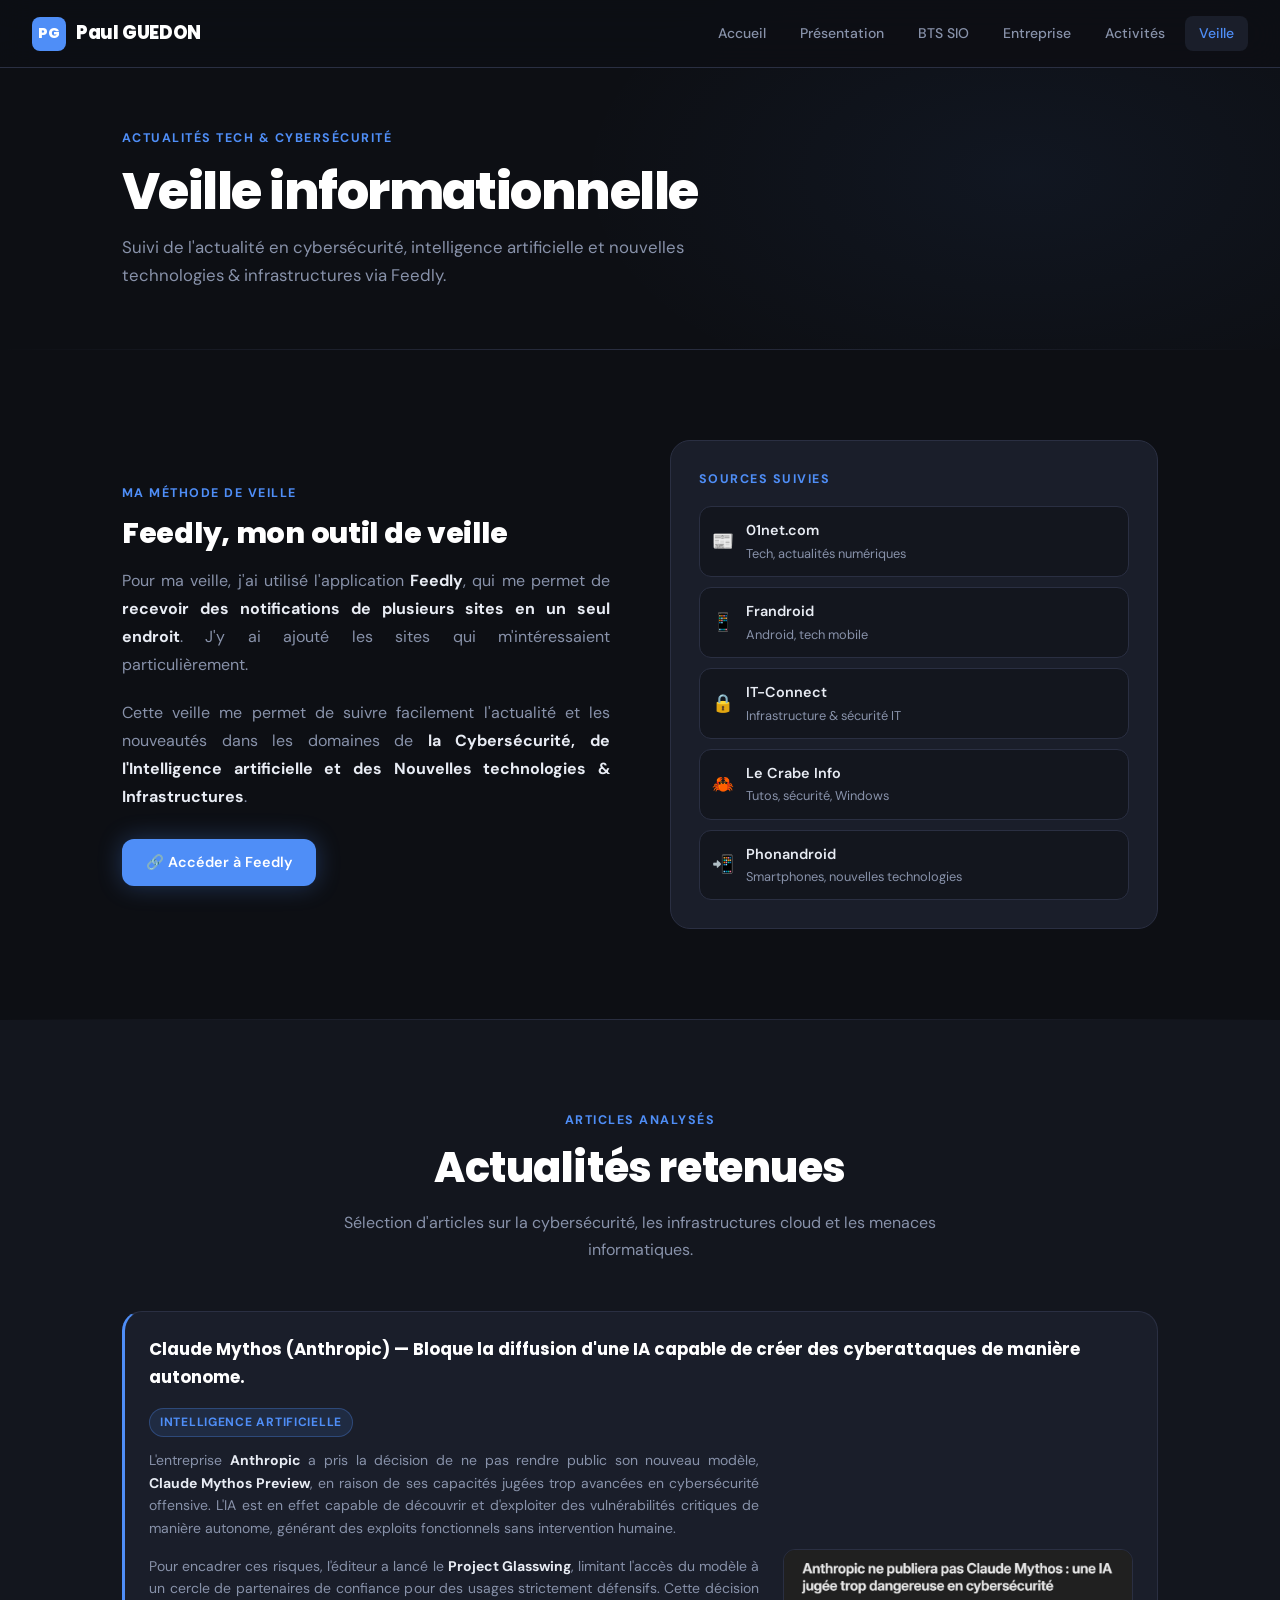
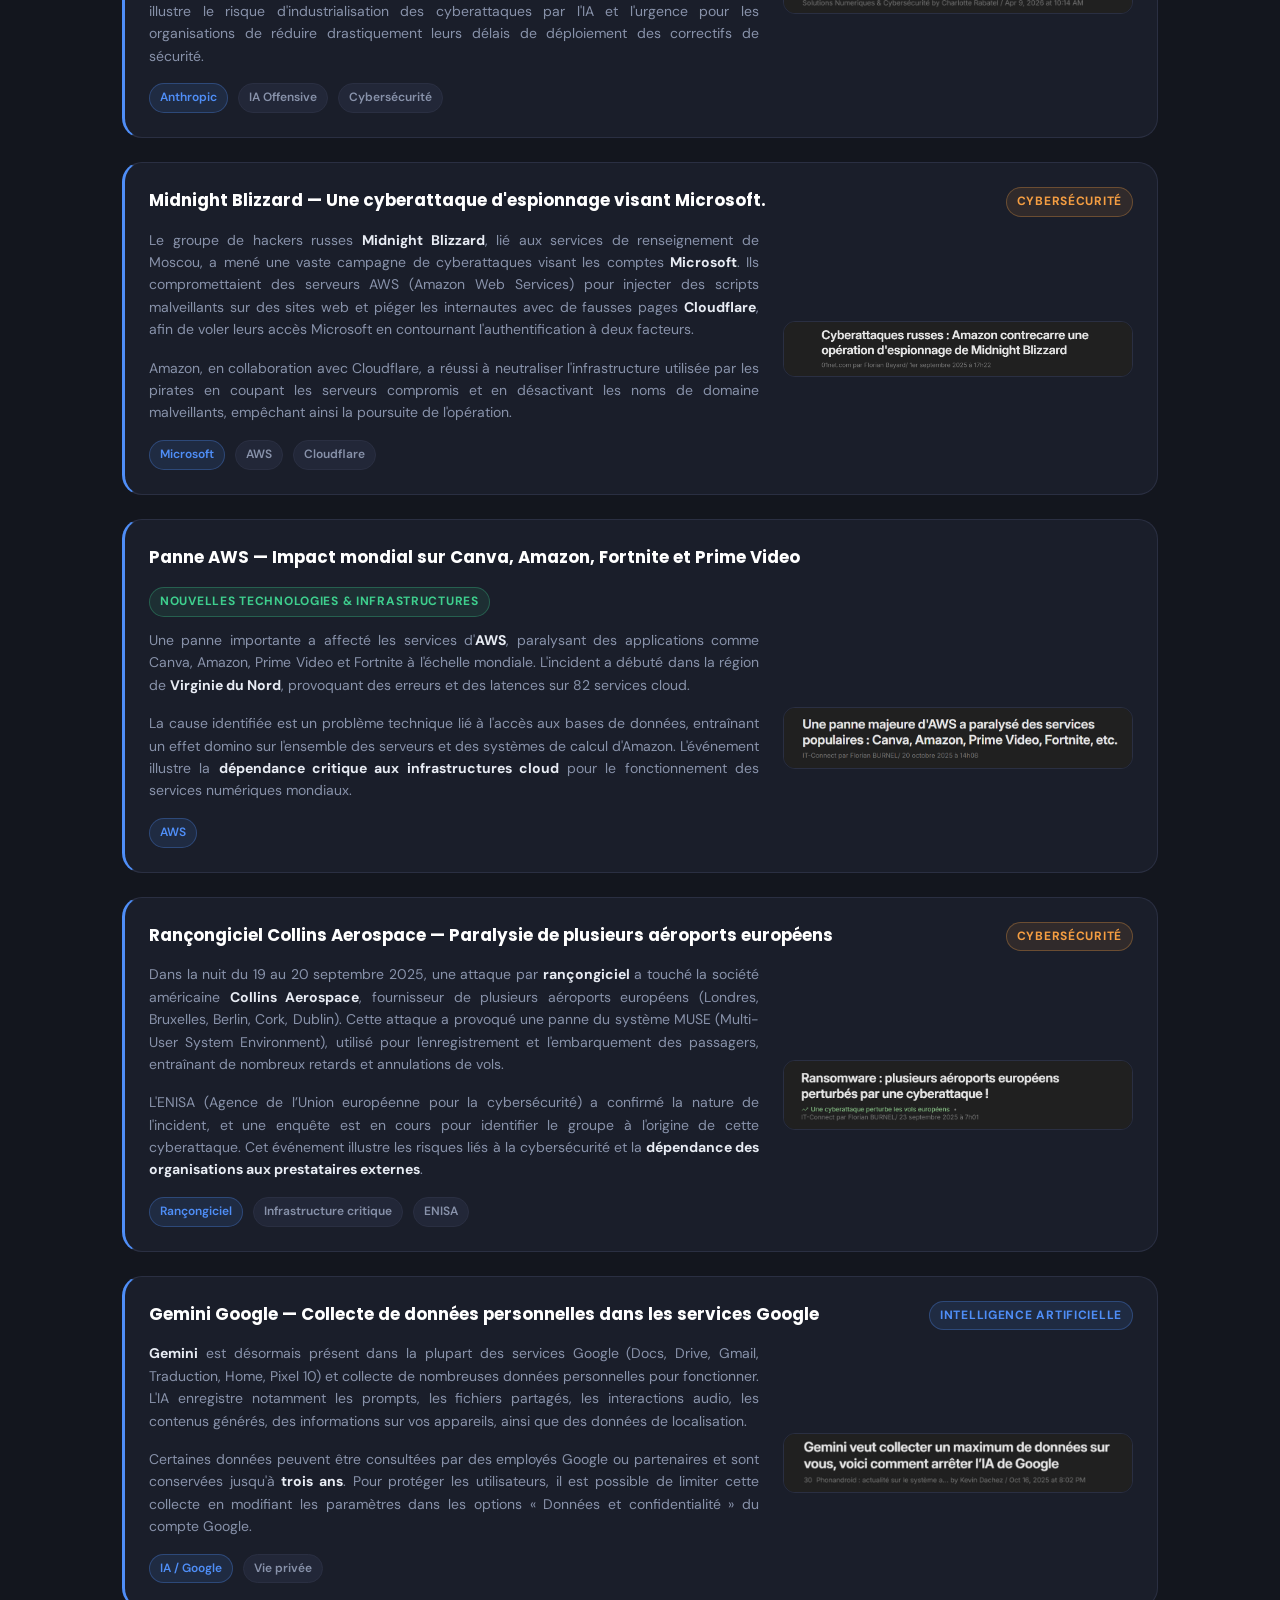
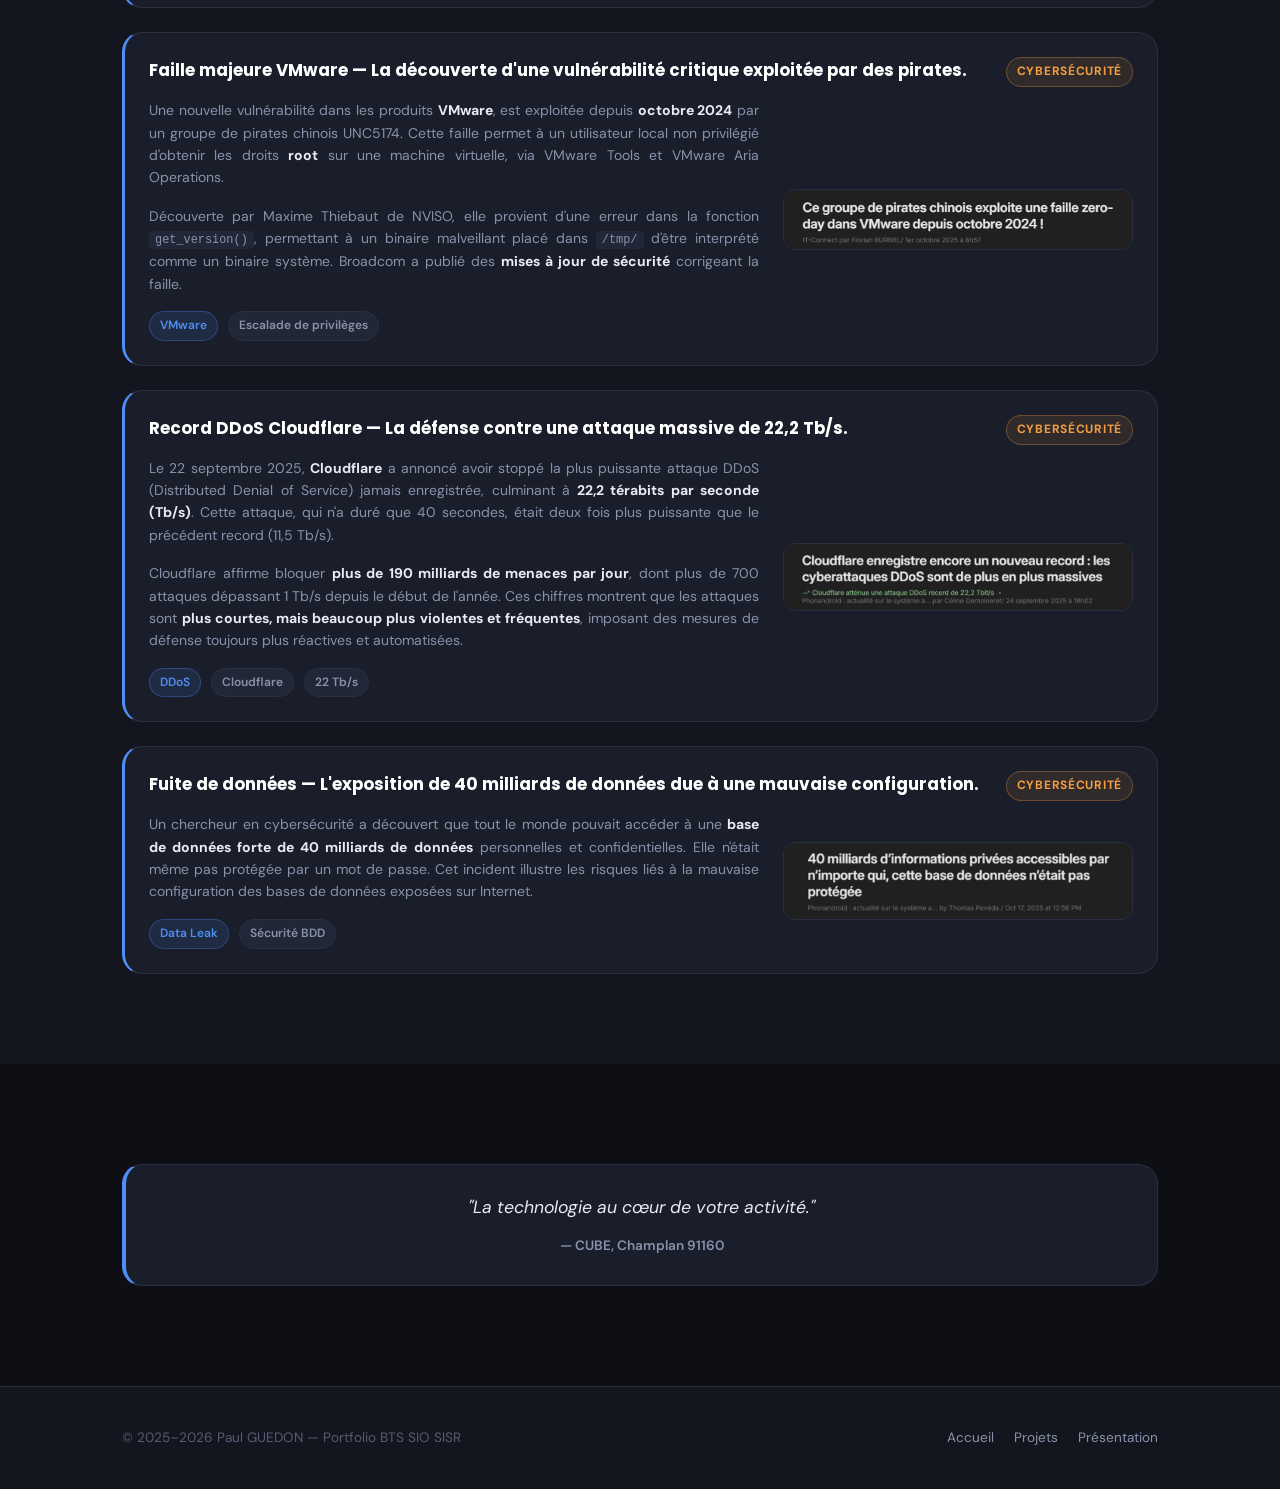
<file: veille.html>
<!DOCTYPE html>
<html lang="fr">

<head>
  <meta charset="UTF-8" />
  <meta name="viewport" content="width=device-width, initial-scale=1.0" />
  <title>Veille informationnelle – Paul GUEDON</title>
  <link rel="stylesheet" href="css/style.css" />
  <link rel="stylesheet" href="css/animations.css" />
</head>

<body>

  <nav class="navbar">
    <div class="navbar__inner">
      <a href="index.html" class="navbar__logo"><span>PG</span> Paul GUEDON</a>
      <div class="navbar__links" id="nav-links">
        <a href="index.html">Accueil</a>
        <a href="presentation-personnelle.html">Présentation</a>
        <a href="bts-sio.html">BTS SIO</a>
        <a href="entreprise.html">Entreprise</a>
        <a href="activites.html">Activités</a>
        <a href="veille.html" class="active">Veille</a>
      </div>
      <button class="burger" id="burger" aria-label="Menu"><span></span><span></span><span></span></button>
    </div>
  </nav>

  <div class="page-header">
    <div class="page-header__bg"></div>
    <div class="container page-header__inner">
      <div class="section-label fade-up">Actualités tech & cybersécurité</div>
      <h1 class="page-header__title fade-up fade-up-1">Veille informationnelle</h1>
      <p class="page-header__sub fade-up fade-up-2">Suivi de l'actualité en cybersécurité, intelligence
        artificielle et nouvelles technologies & infrastructures via Feedly.</p>
    </div>
  </div>

  <div class="divider"></div>

  <!-- METHODOLOGIE -->
  <section>
    <div class="container">
      <div class="two-col two-col--center">
        <div class="reveal">
          <div class="section-label">Ma méthode de veille</div>
          <h2 class="section-title" style="font-size: 1.8rem;">Feedly, mon outil de veille</h2>
          <p
            style="color: var(--text-muted); line-height: 1.75; margin-bottom: 20px; text-align: justify; hyphens: auto; -webkit-hyphens: auto;">
            Pour ma veille, j'ai utilisé l'application <strong style="color:var(--text);">Feedly</strong>, qui me permet
            de <strong style="color:var(--text);">recevoir des notifications de plusieurs sites en un seul
              endroit</strong>. J'y ai ajouté les sites qui m'intéressaient particulièrement.
          </p>
          <p
            style="color: var(--text-muted); line-height: 1.75; margin-bottom: 28px; text-align: justify; hyphens: auto; -webkit-hyphens: auto;">
            Cette veille me permet de suivre facilement l'actualité et les nouveautés dans les domaines de <strong
              style="color:var(--text);">la Cybersécurité, de l'Intelligence artificielle et des Nouvelles
              technologies & Infrastructures</strong>.
          </p>
          <a href="https://feedly.com/i/my/me" target="_blank" class="btn btn--primary">🔗 Accéder à Feedly</a>
        </div>

        <div class="reveal delay-2">
          <div class="card" style="padding: 28px;">
            <div class="section-label mb-16">Sources suivies</div>
            <div style="display: flex; flex-direction: column; gap: 10px;">
              <div
                style="display: flex; align-items: center; gap: 12px; padding: 12px; background: var(--bg-alt); border-radius: var(--radius); border: 1px solid var(--border);">
                <span style="font-size: 1.1rem;">📰</span>
                <div>
                  <div style="font-weight: 600; font-size: 0.9rem; color: var(--text);">01net.com</div>
                  <div style="font-size: 0.8rem; color: var(--text-muted);">Tech, actualités numériques</div>
                </div>
              </div>
              <div
                style="display: flex; align-items: center; gap: 12px; padding: 12px; background: var(--bg-alt); border-radius: var(--radius); border: 1px solid var(--border);">
                <span style="font-size: 1.1rem;">📱</span>
                <div>
                  <div style="font-weight: 600; font-size: 0.9rem; color: var(--text);">Frandroid</div>
                  <div style="font-size: 0.8rem; color: var(--text-muted);">Android, tech mobile</div>
                </div>
              </div>
              <div
                style="display: flex; align-items: center; gap: 12px; padding: 12px; background: var(--bg-alt); border-radius: var(--radius); border: 1px solid var(--border);">
                <span style="font-size: 1.1rem;">🔒</span>
                <div>
                  <div style="font-weight: 600; font-size: 0.9rem; color: var(--text);">IT-Connect</div>
                  <div style="font-size: 0.8rem; color: var(--text-muted);">Infrastructure & sécurité IT</div>
                </div>
              </div>
              <div
                style="display: flex; align-items: center; gap: 12px; padding: 12px; background: var(--bg-alt); border-radius: var(--radius); border: 1px solid var(--border);">
                <span style="font-size: 1.1rem;">🦀</span>
                <div>
                  <div style="font-weight: 600; font-size: 0.9rem; color: var(--text);">Le Crabe Info</div>
                  <div style="font-size: 0.8rem; color: var(--text-muted);">Tutos, sécurité, Windows</div>
                </div>
              </div>
              <div
                style="display: flex; align-items: center; gap: 12px; padding: 12px; background: var(--bg-alt); border-radius: var(--radius); border: 1px solid var(--border);">
                <span style="font-size: 1.1rem;">📲</span>
                <div>
                  <div style="font-weight: 600; font-size: 0.9rem; color: var(--text);">Phonandroid</div>
                  <div style="font-size: 0.8rem; color: var(--text-muted);">Smartphones, nouvelles technologies</div>
                </div>
              </div>
            </div>
          </div>
        </div>
      </div>
    </div>
  </section>

  <div class="divider"></div>

  <!-- ARTICLES DE VEILLE -->
  <section class="section--dark">
    <div class="container">
      <div class="text-center mb-48 reveal">
        <div class="section-label">Articles analysés</div>
        <h2 class="section-title">Actualités retenues</h2>
        <p class="section-desc" style="margin: 0 auto;">Sélection d'articles sur la cybersécurité, les infrastructures
          cloud et les menaces informatiques.</p>
      </div>

      <div style="display: flex; flex-direction: column; gap: 24px;">

        <!-- Article 1 : Claude Mythos -->
        <div class="veille-card reveal">
          <div
            style="display: flex; align-items: flex-start; justify-content: space-between; gap: 16px; flex-wrap: wrap; margin-bottom: 12px;">
            <div class="project-card__title">Claude Mythos (Anthropic) — Bloque la diffusion d'une IA capable de créer
              des cyberattaques de manière autonome.
            </div>
            <span class="badge badge--blue">Intelligence Artificielle</span>
          </div>
          <div style="display: flex; gap: 24px; align-items: center; flex-wrap: wrap;">
            <div style="flex: 1; min-width: 250px;">
              <p class="veille-card__text" style="text-align: justify;">
                L'entreprise <strong style="color:var(--text);">Anthropic</strong> a pris la décision de ne pas rendre
                public son nouveau modèle, <strong style="color:var(--text);">Claude Mythos Preview</strong>, en raison
                de ses capacités jugées trop avancées en cybersécurité offensive. L'IA est en effet capable de découvrir
                et d'exploiter des vulnérabilités critiques de manière autonome, générant des exploits fonctionnels sans
                intervention humaine.
              </p>
              <p class="veille-card__text mt-16" style="text-align: justify;">
                Pour encadrer ces risques, l'éditeur a lancé le <strong style="color:var(--text);">Project
                  Glasswing</strong>, limitant l'accès du modèle à un cercle de partenaires de confiance pour des usages
                strictement défensifs. Cette décision illustre le risque d'industrialisation des cyberattaques par l'IA
                et l'urgence pour les organisations de réduire drastiquement leurs délais de déploiement des correctifs
                de sécurité.
              </p>
              <div class="skills-grid mt-16">
                <span class="tag tag--blue">Anthropic</span>
                <span class="tag">IA Offensive</span>
                <span class="tag">Cybersécurité</span>
              </div>
            </div>
            <div
              style="width: 350px; display: flex; justify-content: center; align-items: center; flex-shrink: 0; margin: 0 auto;">
              <img src="Documents/Veille/Claude%20Mythos.png" alt="Illustration Claude Mythos"
                style="max-width: 100%; max-height: 250px; object-fit: contain; border-radius: var(--radius); border: 1px solid var(--border);"
                onerror="this.style.display='none';" />
            </div>
          </div>
        </div>

        <!-- Article 2 : Midnight Blizzard -->
        <div class="veille-card reveal">
          <div
            style="display: flex; align-items: flex-start; justify-content: space-between; gap: 16px; flex-wrap: wrap; margin-bottom: 12px;">
            <div class="project-card__title">Midnight Blizzard — Une cyberattaque d'espionnage visant Microsoft.
            </div>
            <span class="badge badge--orange">Cybersécurité</span>
          </div>
          <div style="display: flex; gap: 24px; align-items: center; flex-wrap: wrap;">
            <div style="flex: 1; min-width: 250px;">
              <p class="veille-card__text" style="text-align: justify;">
                Le groupe de hackers russes <strong style="color:var(--text);">Midnight Blizzard</strong>, lié aux
                services
                de renseignement de Moscou, a mené une vaste campagne de cyberattaques visant les comptes <strong
                  style="color:var(--text);">Microsoft</strong>. Ils compromettaient des serveurs AWS (Amazon Web
                Services) pour injecter des
                scripts malveillants sur des sites web et piéger les internautes avec de fausses pages <strong
                  style="color:var(--text);">Cloudflare</strong>, afin de voler leurs accès Microsoft en contournant
                l'authentification à deux facteurs.
              </p>
              <p class="veille-card__text mt-16" style="text-align: justify;">
                Amazon, en collaboration avec Cloudflare, a réussi à neutraliser l'infrastructure utilisée par les
                pirates
                en coupant les serveurs compromis et en désactivant les noms de domaine malveillants, empêchant ainsi la
                poursuite de l'opération.
              </p>
              <div class="skills-grid mt-16">
                <span class="tag tag--blue">Microsoft</span>
                <span class="tag">AWS</span>
                <span class="tag">Cloudflare</span>
              </div>
            </div>
            <div
              style="width: 350px; display: flex; justify-content: center; align-items: center; flex-shrink: 0; margin: 0 auto;">
              <img src="Documents/Veille/cyberattaques-russes.png" alt="Illustration Midnight Blizzard"
                style="max-width: 100%; max-height: 250px; object-fit: contain; border-radius: var(--radius); border: 1px solid var(--border);"
                onerror="this.style.display='none';" />
            </div>
          </div>
        </div>

        <!-- Article 3 : Panne AWS -->
        <div class="veille-card reveal delay-1">
          <div
            style="display: flex; align-items: flex-start; justify-content: space-between; gap: 16px; flex-wrap: wrap; margin-bottom: 12px;">
            <div class="project-card__title">Panne AWS — Impact mondial sur Canva, Amazon, Fortnite et Prime Video</div>
            <span class="badge badge--green">Nouvelles technologies & Infrastructures</span>
          </div>
          <div style="display: flex; gap: 24px; align-items: center; flex-wrap: wrap;">
            <div style="flex: 1; min-width: 250px;">
              <p class="veille-card__text" style="text-align: justify;">
                Une panne importante a affecté les services d'<strong style="color:var(--text);">AWS</strong>,
                paralysant
                des applications comme Canva, Amazon, Prime Video et Fortnite à l'échelle mondiale. L'incident a débuté
                dans
                la région de <strong style="color:var(--text);">Virginie du Nord</strong>, provoquant des erreurs et des
                latences
                sur
                82 services cloud.
              </p>
              <p class="veille-card__text mt-16" style="text-align: justify;">
                La cause identifiée est un problème technique lié à l'accès aux bases de données, entraînant un effet
                domino sur l'ensemble des serveurs et des systèmes de calcul d'Amazon.
                L'événement illustre la <strong style="color:var(--text);">dépendance critique aux infrastructures
                  cloud</strong> pour le fonctionnement des services numériques mondiaux.
              </p>
              <div class="skills-grid mt-16">
                <span class="tag tag--blue">AWS</span>
              </div>
            </div>
            <div
              style="width: 350px; display: flex; justify-content: center; align-items: center; flex-shrink: 0; margin: 0 auto;">
              <img src="Documents/Veille/Panne%20Majeur.png" alt="Illustration Panne AWS"
                style="max-width: 100%; max-height: 250px; object-fit: contain; border-radius: var(--radius); border: 1px solid var(--border);"
                onerror="this.style.display='none';" />
            </div>
          </div>
        </div>

        <!-- Article 4 : Collins Aerospace / Ransomware -->
        <div class="veille-card reveal delay-2">
          <div
            style="display: flex; align-items: flex-start; justify-content: space-between; gap: 16px; flex-wrap: wrap; margin-bottom: 12px;">
            <div class="project-card__title">Rançongiciel Collins Aerospace — Paralysie de plusieurs aéroports européens
            </div>
            <span class="badge badge--orange">Cybersécurité</span>
          </div>
          <div style="display: flex; gap: 24px; align-items: center; flex-wrap: wrap;">
            <div style="flex: 1; min-width: 250px;">
              <p class="veille-card__text" style="text-align: justify;">
                Dans la nuit du 19 au 20 septembre 2025, une attaque par <strong
                  style="color:var(--text);">rançongiciel</strong> a touché la société américaine <strong
                  style="color:var(--text);">Collins Aerospace</strong>, fournisseur de plusieurs aéroports européens
                (Londres, Bruxelles, Berlin, Cork, Dublin). Cette attaque a provoqué une panne du système MUSE
                (Multi-User
                System Environment), utilisé pour l'enregistrement et l'embarquement des passagers, entraînant de
                nombreux
                retards et annulations de vols.
              </p>
              <p class="veille-card__text mt-16" style="text-align: justify;">
                L'ENISA (Agence de l’Union européenne pour la cybersécurité) a confirmé la nature de l'incident, et une
                enquête est en cours pour identifier le groupe à l'origine de cette cyberattaque. Cet événement illustre
                les
                risques liés à la cybersécurité et la <strong style="color:var(--text);">dépendance des organisations
                  aux
                  prestataires externes</strong>.
              </p>
              <div class="skills-grid mt-16">
                <span class="tag tag--blue">Rançongiciel</span>
                <span class="tag">Infrastructure critique</span>
                <span class="tag">ENISA</span>
              </div>
            </div>
            <div
              style="width: 350px; display: flex; justify-content: center; align-items: center; flex-shrink: 0; margin: 0 auto;">
              <img src="Documents/Veille/Ransomware.png" alt="Illustration Ransomware"
                style="max-width: 100%; max-height: 250px; object-fit: contain; border-radius: var(--radius); border: 1px solid var(--border);"
                onerror="this.style.display='none';" />
            </div>
          </div>
        </div>

        <!-- Article 5 : Gemini Google -->
        <div class="veille-card reveal delay-2">
          <div
            style="display: flex; align-items: flex-start; justify-content: space-between; gap: 16px; flex-wrap: wrap; margin-bottom: 12px;">
            <div class="project-card__title">Gemini Google — Collecte de données personnelles dans les services Google
            </div>
            <span class="badge badge--blue">Intelligence Artificielle</span>
          </div>
          <div style="display: flex; gap: 24px; align-items: center; flex-wrap: wrap;">
            <div style="flex: 1; min-width: 250px;">
              <p class="veille-card__text" style="text-align: justify;">
                <strong style="color:var(--text);">Gemini</strong> est désormais présent dans la plupart des services
                Google
                (Docs, Drive, Gmail, Traduction, Home, Pixel 10) et collecte de nombreuses données personnelles pour
                fonctionner. L'IA enregistre notamment les prompts, les fichiers partagés, les interactions audio, les
                contenus générés, des informations sur vos appareils, ainsi que des données de localisation.
              </p>
              <p class="veille-card__text mt-16" style="text-align: justify;">
                Certaines données peuvent être consultées par des employés Google ou partenaires et sont conservées
                jusqu'à
                <strong style="color:var(--text);">trois ans</strong>. Pour protéger les utilisateurs, il est possible
                de
                limiter cette collecte en modifiant les paramètres dans les options « Données et confidentialité » du
                compte
                Google.
              </p>
              <div class="skills-grid mt-16">
                <span class="tag tag--blue">IA / Google</span>
                <span class="tag">Vie privée</span>
              </div>
            </div>
            <div
              style="width: 350px; display: flex; justify-content: center; align-items: center; flex-shrink: 0; margin: 0 auto;">
              <img src="Documents/Veille/Gemini.png" alt="Illustration Gemini Google"
                style="max-width: 100%; max-height: 250px; object-fit: contain; border-radius: var(--radius); border: 1px solid var(--border);"
                onerror="this.style.display='none';" />
            </div>
          </div>
        </div>

        <!-- Article 6 : VMware CVE -->
        <div class="veille-card reveal delay-2">
          <div
            style="display: flex; align-items: flex-start; justify-content: space-between; gap: 16px; flex-wrap: wrap; margin-bottom: 12px;">
            <div class="project-card__title">Faille majeure VMware — La découverte d'une vulnérabilité critique
              exploitée par des pirates.
            </div>
            <span class="badge badge--orange">Cybersécurité</span>
          </div>
          <div style="display: flex; gap: 24px; align-items: center; flex-wrap: wrap;">
            <div style="flex: 1; min-width: 250px;">
              <p class="veille-card__text" style="text-align: justify;">
                Une nouvelle vulnérabilité dans les produits <strong style="color:var(--text);">VMware</strong>, est
                exploitée depuis <strong style="color:var(--text);">octobre 2024</strong> par un
                groupe
                de pirates chinois UNC5174. Cette faille permet à un
                utilisateur
                local non privilégié d'obtenir les droits <strong style="color:var(--text);">root</strong> sur une
                machine
                virtuelle, via VMware Tools et VMware Aria Operations.
              </p>
              <p class="veille-card__text mt-16" style="text-align: justify;">
                Découverte par Maxime Thiebaut de NVISO, elle provient d'une erreur dans la fonction <code
                  style="background: var(--surface-2); padding: 2px 6px; border-radius: 4px; font-size: 0.85em;">get_version()</code>,
                permettant à un binaire malveillant placé dans <code
                  style="background: var(--surface-2); padding: 2px 6px; border-radius: 4px; font-size: 0.85em;">/tmp/</code>
                d'être interprété comme un binaire système. Broadcom a publié des <strong
                  style="color:var(--text);">mises à
                  jour de sécurité</strong> corrigeant la faille.
              </p>
              <div class="skills-grid mt-16">
                <span class="tag tag--blue">VMware</span>
                <span class="tag">Escalade de privilèges</span>
              </div>
            </div>
            <div
              style="width: 350px; display: flex; justify-content: center; align-items: center; flex-shrink: 0; margin: 0 auto;">
              <img src="Documents/Veille/Pirates%20Chinois.png" alt="Illustration Pirates Chinois"
                style="max-width: 100%; max-height: 250px; object-fit: contain; border-radius: var(--radius); border: 1px solid var(--border);"
                onerror="this.style.display='none';" />
            </div>
          </div>
        </div>

        <!-- Article 7 : DDoS Cloudflare -->
        <div class="veille-card reveal delay-3">
          <div
            style="display: flex; align-items: flex-start; justify-content: space-between; gap: 16px; flex-wrap: wrap; margin-bottom: 12px;">
            <div class="project-card__title">Record DDoS Cloudflare — La défense contre une attaque massive de 22,2
              Tb/s.</div>
            <span class="badge badge--orange">Cybersécurité</span>
          </div>
          <div style="display: flex; gap: 24px; align-items: center; flex-wrap: wrap;">
            <div style="flex: 1; min-width: 250px;">
              <p class="veille-card__text" style="text-align: justify;">
                Le 22 septembre 2025, <strong style="color:var(--text);">Cloudflare</strong> a annoncé avoir stoppé la
                plus
                puissante attaque DDoS (Distributed Denial of Service) jamais enregistrée, culminant à <strong
                  style="color:var(--text);">22,2 térabits
                  par
                  seconde (Tb/s)</strong>. Cette attaque, qui n'a duré que 40 secondes, était deux fois plus puissante
                que
                le précédent record (11,5 Tb/s).
              </p>
              <p class="veille-card__text mt-16" style="text-align: justify;">
                Cloudflare affirme bloquer <strong style="color:var(--text);">plus de 190 milliards de menaces par
                  jour</strong>, dont plus de 700 attaques dépassant 1 Tb/s depuis le début de l'année. Ces chiffres
                montrent que les attaques sont <strong style="color:var(--text);">plus courtes, mais beaucoup plus
                  violentes
                  et fréquentes</strong>, imposant des mesures de défense toujours plus réactives et automatisées.
              </p>
              <div class="skills-grid mt-16">
                <span class="tag tag--blue">DDoS</span>
                <span class="tag">Cloudflare</span>
                <span class="tag">22 Tb/s</span>
              </div>
            </div>
            <div
              style="width: 350px; display: flex; justify-content: center; align-items: center; flex-shrink: 0; margin: 0 auto;">
              <img src="Documents/Veille/Cloudflare.png" alt="Illustration Cloudflare DDoS"
                style="max-width: 100%; max-height: 250px; object-fit: contain; border-radius: var(--radius); border: 1px solid var(--border);"
                onerror="this.style.display='none';" />
            </div>
          </div>
        </div>

        <!-- Article 8 : BDD 40 milliards -->
        <div class="veille-card reveal delay-1">
          <div
            style="display: flex; align-items: flex-start; justify-content: space-between; gap: 16px; flex-wrap: wrap; margin-bottom: 12px;">
            <div class="project-card__title">Fuite de données — L'exposition de 40 milliards de données due à
              une mauvaise configuration.
            </div>
            <span class="badge badge--orange">Cybersécurité</span>
          </div>
          <div style="display: flex; gap: 24px; align-items: center; flex-wrap: wrap;">
            <div style="flex: 1; min-width: 250px;">
              <p class="veille-card__text" style="text-align: justify;">
                Un chercheur en cybersécurité a découvert que tout le monde pouvait accéder à une <strong
                  style="color:var(--text);">base de données forte de 40 milliards de données</strong> personnelles et
                confidentielles. Elle n'était même pas protégée par un mot de passe. Cet incident illustre les risques
                liés
                à la mauvaise configuration des bases de données exposées sur Internet.
              </p>
              <div class="skills-grid mt-16">
                <span class="tag tag--blue">Data Leak</span>
                <span class="tag">Sécurité BDD</span>
              </div>
            </div>
            <div
              style="width: 350px; display: flex; justify-content: center; align-items: center; flex-shrink: 0; margin: 0 auto;">
              <img src="Documents/Veille/Donn%C3%A9es%20non%20prot%C3%A9g%C3%A9es.png"
                alt="Illustration Fuite de données"
                style="max-width: 100%; max-height: 250px; object-fit: contain; border-radius: var(--radius); border: 1px solid var(--border);"
                onerror="this.style.display='none';" />
            </div>
          </div>
        </div>

      </div>
    </div>
  </section>

  <!-- CITATION -->
  <section style="padding: 60px 0;">
    <div class="container">
      <div class="quote-block reveal text-center">
        <p>"La technologie au cœur de votre activité."</p>
        <cite>— CUBE, Champlan 91160</cite>
      </div>
    </div>
  </section>

  <footer>
    <div class="container">
      <div class="footer__inner">
        <div class="footer__copy">© 2025–2026 Paul GUEDON — Portfolio BTS SIO SISR</div>
        <div class="footer__links">
          <a href="index.html">Accueil</a>
          <a href="activites.html">Projets</a>
          <a href="presentation-personnelle.html">Présentation</a>
        </div>
      </div>
    </div>
  </footer>

  <script src="js/main.js"></script>
</body>

</html>
</file>
<file: css/style.css>
/* ============================================
   PAUL GUEDON - Portfolio BTS SIO SISR
   Design: Dark tech / Minimalisme raffiné
   ============================================ */

@import url('https://fonts.googleapis.com/css2?family=Poppins:wght@600;700;800&family=DM+Sans:ital,opsz,wght@0,9..40,300;0,9..40,400;0,9..40,500;0,9..40,600;1,9..40,300;1,9..40,400&display=swap');

/* ===== VARIABLES ===== */
:root {
  --bg:          #0d0f14;
  --bg-alt:      #13161e;
  --surface:     #1a1e2a;
  --surface-2:   #222738;
  --border:      #2a2f42;
  --accent:      #4f8ef7;
  --accent-soft: rgba(79,142,247,0.12);
  --accent-glow: rgba(79,142,247,0.3);
  --text:        #e8ecf4;
  --text-muted:  #8892aa;
  --text-dim:    #565d74;
  --white:       #ffffff;
  --green:       #3ecf8e;
  --orange:      #f59e42;
  --red:         #f75d5d;

  --font-head:   'Poppins', sans-serif;
  --font-body:   'DM Sans', sans-serif;

  --radius:      12px;
  --radius-lg:   20px;
  --radius-xl:   28px;

  --shadow:      0 4px 24px rgba(0,0,0,0.4);
  --shadow-lg:   0 8px 48px rgba(0,0,0,0.6);

  --nav-h:       68px;
  --transition:  0.25s ease;
}

/* ===== RESET ===== */
*, *::before, *::after { box-sizing: border-box; margin: 0; padding: 0; }
html { scroll-behavior: smooth; font-size: 16px; }
body {
  font-family: var(--font-body);
  background: var(--bg);
  color: var(--text);
  line-height: 1.65;
  overflow-x: hidden;
}
img { max-width: 100%; height: auto; display: block; border-radius: var(--radius); }
a { color: var(--accent); text-decoration: none; transition: color var(--transition); }
a:hover { color: var(--white); }
ul { list-style: none; }
h1,h2,h3,h4,h5,h6 { font-family: var(--font-head); line-height: 1.2; }

/* ===== SCROLLBAR ===== */
::-webkit-scrollbar { width: 6px; }
::-webkit-scrollbar-track { background: var(--bg); }
::-webkit-scrollbar-thumb { background: var(--border); border-radius: 3px; }
::-webkit-scrollbar-thumb:hover { background: var(--accent); }

/* ===== LAYOUT ===== */
.container { max-width: 1100px; margin: 0 auto; padding: 0 32px; }
.container--wide { max-width: 1280px; margin: 0 auto; padding: 0 32px; }

/* ===== NAVBAR ===== */
.navbar {
  position: fixed; top: 0; left: 0; right: 0; z-index: 1000;
  height: var(--nav-h);
  background: rgba(13,15,20,0.85);
  backdrop-filter: blur(16px);
  border-bottom: 1px solid var(--border);
  display: flex; align-items: center;
  transition: background var(--transition);
}
.navbar__inner {
  display: flex; align-items: center; justify-content: space-between;
  width: 100%; max-width: 1280px; margin: 0 auto; padding: 0 32px;
}
.navbar__logo {
  font-family: var(--font-head); font-weight: 800; font-size: 1.15rem;
  color: var(--white); letter-spacing: -0.02em;
  display: flex; align-items: center; gap: 10px;
}
.navbar__logo span {
  display: inline-flex; align-items: center; justify-content: center;
  width: 34px; height: 34px; background: var(--accent); border-radius: 8px;
  color: var(--white); font-size: 0.9rem; font-weight: 800;
}
.navbar__links { display: flex; align-items: center; gap: 6px; }
.navbar__links a {
  color: var(--text-muted); font-size: 0.875rem; font-weight: 500;
  padding: 6px 14px; border-radius: 8px;
  transition: all var(--transition);
}
.navbar__links a:hover,
.navbar__links a.active {
  color: var(--white); background: var(--surface);
}
.navbar__links a.active { color: var(--accent); }

.burger { display: none; cursor: pointer; flex-direction: column; gap: 5px; }
.burger span {
  display: block; width: 22px; height: 2px;
  background: var(--text); border-radius: 2px;
  transition: all var(--transition);
}

/* ===== HERO ===== */
.hero {
  min-height: 100vh;
  display: flex; align-items: center;
  padding-top: var(--nav-h);
  position: relative; overflow: hidden;
}
.hero__bg {
  position: absolute; inset: 0;
  background: radial-gradient(ellipse 60% 80% at 70% 40%, rgba(79,142,247,0.08) 0%, transparent 70%),
              radial-gradient(ellipse 40% 60% at 10% 80%, rgba(62,207,142,0.04) 0%, transparent 60%);
}
.hero__grid {
  position: absolute; inset: 0; opacity: 0.03;
  background-image: linear-gradient(var(--border) 1px, transparent 1px),
                    linear-gradient(90deg, var(--border) 1px, transparent 1px);
  background-size: 60px 60px;
}
.hero__content {
  position: relative; z-index: 1;
  display: grid; grid-template-columns: 1fr 1fr;
  gap: 80px; align-items: center;
  max-width: 1280px; margin: 0 auto; padding: 0 32px;
  width: 100%;
}
.hero__eyebrow {
  display: inline-flex; align-items: center; gap: 8px;
  font-size: 0.8rem; font-weight: 600; letter-spacing: 0.1em;
  text-transform: uppercase; color: var(--accent);
  background: var(--accent-soft); border: 1px solid var(--accent-glow);
  padding: 6px 14px; border-radius: 50px;
  margin-bottom: 24px;
}
.hero__eyebrow::before {
  content: ''; width: 6px; height: 6px; border-radius: 50%;
  background: var(--accent); animation: pulse 2s infinite;
}
.hero__title {
  font-size: clamp(2.4rem, 5vw, 4rem);
  font-weight: 800; letter-spacing: -0.01em; color: var(--white);
  margin-bottom: 12px;
}
.hero__title span { color: var(--accent); }
.hero__subtitle {
  font-size: 1.4rem; font-weight: 600; color: var(--text-muted);
  margin-bottom: 20px;
}
.hero__desc {
  font-size: 1rem; color: var(--text-muted); line-height: 1.7;
  max-width: 460px; margin-bottom: 36px;
}
.hero__cta { display: flex; gap: 12px; flex-wrap: wrap; }
.btn {
  display: inline-flex; align-items: center; gap: 8px;
  padding: 12px 24px; border-radius: var(--radius);
  font-family: var(--font-body); font-size: 0.9rem; font-weight: 600;
  cursor: pointer; border: none; transition: all var(--transition);
  text-decoration: none;
}
.btn--primary {
  background: var(--accent); color: var(--white);
  box-shadow: 0 0 24px var(--accent-glow);
}
.btn--primary:hover {
  background: #6ba3ff; color: var(--white);
  transform: translateY(-2px); box-shadow: 0 0 36px var(--accent-glow);
}
.btn--outline {
  background: transparent; color: var(--text);
  border: 1px solid var(--border);
}
.btn--outline:hover {
  border-color: var(--accent); color: var(--accent);
  background: var(--accent-soft); transform: translateY(-2px);
}
.hero__visual {
  display: flex; justify-content: center; align-items: center;
}
.hero__card {
  background: var(--surface);
  border: 1px solid var(--border);
  border-radius: var(--radius-xl);
  padding: 32px;
  width: 100%; max-width: 400px;
  box-shadow: var(--shadow-lg);
  position: relative;
}
.hero__card::before {
  content: ''; position: absolute; top: -1px; left: 40px; right: 40px; height: 1px;
  background: linear-gradient(90deg, transparent, var(--accent), transparent);
}
.hero__card-top {
  display: flex; align-items: center; gap: 14px; margin-bottom: 24px;
}
.hero__avatar {
  width: 52px; height: 52px; border-radius: 50%;
  background: linear-gradient(135deg, var(--accent), #3ecf8e);
  display: flex; align-items: center; justify-content: center;
  font-family: var(--font-head); font-weight: 800; font-size: 1.2rem; color: var(--white);
  flex-shrink: 0;
}
.hero__card-name { font-family: var(--font-head); font-weight: 700; font-size: 1rem; color: var(--white); }
.hero__card-role { font-size: 0.8rem; color: var(--text-muted); }
.hero__stats { display: grid; grid-template-columns: 1fr 1fr; gap: 12px; }
.stat {
  background: var(--bg-alt); border: 1px solid var(--border);
  border-radius: var(--radius); padding: 16px;
  text-align: center;
}
.stat__number {
  font-family: var(--font-head); font-weight: 800;
  font-size: 1.6rem; color: var(--accent);
}
.stat__label { font-size: 0.75rem; color: var(--text-muted); margin-top: 2px; }
.hero__tags { display: flex; flex-wrap: wrap; gap: 8px; margin-top: 16px; }
.tag {
  font-size: 0.75rem; font-weight: 600;
  padding: 4px 10px; border-radius: 50px;
  background: var(--surface-2); color: var(--text-muted);
  border: 1px solid var(--border);
}
.tag--blue { color: var(--accent); border-color: var(--accent-glow); background: var(--accent-soft); }
.tag--green { color: var(--green); border-color: rgba(62,207,142,0.25); background: rgba(62,207,142,0.08); }
.tag--orange { color: #f59e42; border-color: rgba(245,158,66,0.25); background: rgba(245,158,66,0.08); }
.tag--pink { color: #ec4899; border-color: rgba(236,72,153,0.25); background: rgba(236,72,153,0.08); }
.tag--yellow { color: #eab308; border-color: rgba(234,179,8,0.25); background: rgba(234,179,8,0.08); }
.tag--cyan { color: #06b6d4; border-color: rgba(6,182,212,0.25); background: rgba(6,182,212,0.08); }

/* ===== SECTIONS ===== */
section { padding: 90px 0; }
.section-label {
  font-size: 0.78rem; font-weight: 700; letter-spacing: 0.12em;
  text-transform: uppercase; color: var(--accent); margin-bottom: 12px;
}
.section-title {
  font-size: clamp(1.8rem, 4vw, 2.6rem);
  font-weight: 800; letter-spacing: -0.01em; color: var(--white);
  margin-bottom: 16px;
}
.section-desc {
  font-size: 1rem; color: var(--text-muted); line-height: 1.7;
  max-width: 600px;
}

/* ===== DIVIDER ===== */
.divider {
  width: 100%; height: 1px;
  background: linear-gradient(90deg, transparent, var(--border), transparent);
  margin: 0;
}

/* ===== CARDS ===== */
.card {
  background: var(--surface);
  border: 1px solid var(--border);
  border-radius: var(--radius-lg);
  padding: 28px;
  transition: border-color var(--transition), transform var(--transition), box-shadow var(--transition);
}
.card:hover {
  border-color: rgba(79,142,247,0.3);
  transform: translateY(-3px);
  box-shadow: 0 8px 40px rgba(0,0,0,0.4);
}
.card__icon {
  width: 44px; height: 44px; border-radius: var(--radius);
  background: var(--accent-soft); border: 1px solid var(--accent-glow);
  display: flex; align-items: center; justify-content: center;
  font-size: 1.2rem; margin-bottom: 16px;
}
.card__title {
  font-family: var(--font-head); font-weight: 700; font-size: 1.2rem;
  color: var(--white); margin-bottom: 8px;
}
.card__text { font-size: 0.9rem; color: var(--text-muted); line-height: 1.6; }
.card ul li { font-size: 0.95rem; }

/* ===== SKILL PILLS ===== */
.skills-grid { display: flex; flex-wrap: wrap; gap: 10px; }
.skill-pill {
  display: inline-flex; align-items: center; gap: 8px;
  background: var(--surface); border: 1px solid var(--border);
  border-radius: 50px; padding: 8px 16px;
  font-size: 0.85rem; color: var(--text); font-weight: 500;
  transition: all var(--transition);
}
.skill-pill:hover {
  border-color: var(--accent); color: var(--accent); background: var(--accent-soft);
}
.skill-pill .dot {
  width: 7px; height: 7px; border-radius: 50%; background: var(--accent);
}

/* ===== TIMELINE ===== */
.timeline { position: relative; padding-left: 28px; }
.timeline::before {
  content: ''; position: absolute; left: 8px; top: 8px; bottom: 8px;
  width: 2px; background: var(--border);
}
.timeline-item { position: relative; margin-bottom: 32px; }
.timeline-item::before {
  content: ''; position: absolute; left: -24px; top: 6px;
  width: 12px; height: 12px; border-radius: 50%;
  background: var(--accent); border: 2px solid var(--bg);
  box-shadow: 0 0 0 3px var(--accent-glow);
}
.timeline-item:last-child { margin-bottom: 0; }
.timeline-year {
  font-family: var(--font-head); font-size: 0.85rem; font-weight: 700;
  color: var(--accent); margin-bottom: 4px;
}
.timeline-content { color: var(--text-muted); font-size: 0.9rem; }
.timeline-content strong { color: var(--text); display: block; font-weight: 600; }

/* ===== BADGE ===== */
.badge {
  display: inline-flex; align-items: center;
  font-size: 0.75rem; font-weight: 700; letter-spacing: 0.06em;
  text-transform: uppercase; padding: 4px 10px; border-radius: 50px;
}
.badge--blue { background: var(--accent-soft); color: var(--accent); border: 1px solid var(--accent-glow); }
.badge--green { background: rgba(62,207,142,0.1); color: var(--green); border: 1px solid rgba(62,207,142,0.3); }
.badge--orange { background: rgba(245,158,66,0.1); color: var(--orange); border: 1px solid rgba(245,158,66,0.3); }
.badge--yellow { background: rgba(234,179,8,0.1); color: #eab308; border: 1px solid rgba(234,179,8,0.3); }
.badge--cyan { background: rgba(6,182,212,0.1); color: #06b6d4; border: 1px solid rgba(6,182,212,0.3); }

/* ===== PROJECT CARD ===== */
.project-card {
  background: var(--surface); border: 1px solid var(--border);
  border-radius: var(--radius-xl);
  overflow: hidden;
  transition: all var(--transition);
}
.project-card:hover {
  border-color: rgba(79,142,247,0.3);
  transform: translateY(-4px);
  box-shadow: 0 16px 60px rgba(0,0,0,0.5);
}
.project-card__head {
  padding: 28px 28px 20px;
  border-bottom: 1px solid var(--border);
  display: flex; align-items: center; justify-content: space-between;
}
.project-card__body { padding: 24px 28px; }
.project-card__footer {
  padding: 16px 28px; background: var(--bg-alt);
  border-top: 1px solid var(--border);
  display: flex; gap: 10px; flex-wrap: wrap;
}
.project-card__title {
  font-family: var(--font-head); font-size: 1.05rem; font-weight: 700; color: var(--white);
}
.project-card__sub { font-size: 0.8rem; color: var(--text-muted); margin-top: 2px; }
.project-card__desc { font-size: 0.9rem; color: var(--text-muted); line-height: 1.65; }

/* ===== VEILLE CARD ===== */
.veille-card {
  background: var(--surface); border: 1px solid var(--border);
  border-radius: var(--radius-lg); padding: 24px;
  transition: all var(--transition);
  border-left: 3px solid var(--accent);
}
.veille-card:hover {
  border-color: var(--accent); transform: translateY(-2px);
  box-shadow: var(--shadow);
}
.veille-card__title {
  font-family: var(--font-head); font-weight: 700; font-size: 0.95rem;
  color: var(--white); margin-bottom: 10px;
}
.veille-card__text { font-size: 0.875rem; color: var(--text-muted); line-height: 1.6; }

/* ===== INFO GRID ===== */
.info-grid { display: grid; grid-template-columns: repeat(auto-fit, minmax(200px, 1fr)); gap: 16px; }
.info-box {
  background: var(--surface); border: 1px solid var(--border);
  border-radius: var(--radius-lg); padding: 20px;
  text-align: center;
}
.info-box__value {
  font-family: var(--font-head); font-size: 1.5rem; font-weight: 800;
  color: var(--accent); margin-bottom: 4px;
}
.info-box__label { font-size: 0.8rem; color: var(--text-muted); }

/* ===== DARK SECTION ===== */
.section--dark { background: var(--bg-alt); }
.section--surface { background: var(--surface); }

/* ===== QUOTE BLOCK ===== */
.quote-block {
  background: var(--surface);
  border: 1px solid var(--border);
  border-left: 4px solid var(--accent);
  border-radius: var(--radius-lg);
  padding: 28px 32px;
  margin: 40px 0;
}
.quote-block p {
  font-size: 1.1rem; font-style: italic; color: var(--text);
  line-height: 1.7;
}
.quote-block cite {
  display: block; margin-top: 12px; font-size: 0.85rem;
  color: var(--text-muted); font-style: normal; font-weight: 600;
}

/* ===== TWO COL ===== */
.two-col { display: grid; grid-template-columns: 1fr 1fr; gap: 60px; align-items: start; }
.two-col--center { align-items: center; }
.three-col { display: grid; grid-template-columns: repeat(3, 1fr); gap: 24px; }
.four-col { display: grid; grid-template-columns: repeat(4, 1fr); gap: 16px; }

/* ===== TABLE ===== */
.info-table { width: 100%; border-collapse: collapse; }
.info-table th, .info-table td {
  padding: 12px 16px; text-align: left;
  border-bottom: 1px solid var(--border); font-size: 0.9rem;
}
.info-table th {
  color: var(--text-muted); font-weight: 600;
  font-size: 0.78rem; text-transform: uppercase; letter-spacing: 0.06em;
}
.info-table td { color: var(--text); }
.info-table tr:last-child td { border-bottom: none; }
.info-table strong { color: var(--white); }

/* ===== FOOTER ===== */
footer {
  background: var(--bg-alt);
  border-top: 1px solid var(--border);
  padding: 40px 0;
}
.footer__inner {
  display: flex; align-items: center; justify-content: space-between;
  flex-wrap: wrap; gap: 16px;
}
.footer__copy { font-size: 0.85rem; color: var(--text-dim); }
.footer__links { display: flex; gap: 20px; }
.footer__links a { font-size: 0.85rem; color: var(--text-muted); }
.footer__links a:hover { color: var(--accent); }

/* ===== PAGE HEADER ===== */
.page-header {
  padding: calc(var(--nav-h) + 60px) 0 60px;
  position: relative; overflow: hidden;
}
.page-header__bg {
  position: absolute; inset: 0;
  background: radial-gradient(ellipse 50% 100% at 80% 50%, rgba(79,142,247,0.06) 0%, transparent 70%);
}
.page-header__inner { position: relative; z-index: 1; }
.page-header__title {
  font-size: clamp(2rem, 5vw, 3.2rem);
  font-weight: 800; letter-spacing: -0.03em; color: var(--white);
  margin-bottom: 12px;
}
.page-header__sub { font-size: 1.05rem; color: var(--text-muted); max-width: 600px; }

/* ===== ANIMATIONS ===== */
@keyframes pulse {
  0%, 100% { opacity: 1; transform: scale(1); }
  50% { opacity: 0.5; transform: scale(0.8); }
}
@keyframes fadeUp {
  from { opacity: 0; transform: translateY(20px); }
  to   { opacity: 1; transform: translateY(0); }
}
.fade-up { animation: fadeUp 0.6s ease both; }
.fade-up-1 { animation-delay: 0.1s; }
.fade-up-2 { animation-delay: 0.2s; }
.fade-up-3 { animation-delay: 0.3s; }
.fade-up-4 { animation-delay: 0.4s; }

/* ===== NAV MOBILE ===== */
@media (max-width: 900px) {
  .hero__content { grid-template-columns: 1fr; gap: 48px; }
  .hero__visual { order: -1; }
  .two-col { grid-template-columns: 1fr; gap: 40px; }
  .three-col { grid-template-columns: 1fr; }
  .four-col { grid-template-columns: 1fr 1fr; }
}
@media (max-width: 700px) {
  .navbar__links { display: none; position: fixed; top: var(--nav-h); left: 0; right: 0;
    flex-direction: column; background: var(--bg-alt); border-bottom: 1px solid var(--border);
    padding: 16px; gap: 4px; }
  .navbar__links.open { display: flex; }
  .burger { display: flex; }
  .four-col { grid-template-columns: 1fr; }
  .container, .container--wide { padding: 0 20px; }
  .hero__content { padding: 0 20px; }
  .info-grid { grid-template-columns: 1fr 1fr; }
  section { padding: 60px 0; }
}

/* ===== UTILITY ===== */
.mt-8  { margin-top: 8px; }
.mt-16 { margin-top: 16px; }
.mt-24 { margin-top: 24px; }
.mt-32 { margin-top: 32px; }
.mt-48 { margin-top: 48px; }
.mb-8  { margin-bottom: 8px; }
.mb-16 { margin-bottom: 16px; }
.mb-24 { margin-bottom: 24px; }
.mb-32 { margin-bottom: 32px; }
.mb-48 { margin-bottom: 48px; }
.text-center { text-align: center; }
.text-muted { color: var(--text-muted); }
.text-accent { color: var(--accent); }
.fw-700 { font-weight: 700; }
.d-flex { display: flex; }
.gap-12 { gap: 12px; }
.flex-wrap { flex-wrap: wrap; }
.grid-2 { display: grid; grid-template-columns: 1fr 1fr; gap: 24px; }
.grid-3 { display: grid; grid-template-columns: repeat(3, 1fr); gap: 20px; }
@media (max-width: 700px) { .grid-2, .grid-3 { grid-template-columns: 1fr; } }
</file>
<file: css/animations.css>
/* ===== SCROLL REVEAL ===== */
.reveal {
  opacity: 0;
  transform: translateY(22px);
  transition: opacity 0.55s ease, transform 0.55s ease;
}
.reveal.revealed {
  opacity: 1;
  transform: translateY(0);
}
.reveal.delay-1 { transition-delay: 0.1s; }
.reveal.delay-2 { transition-delay: 0.2s; }
.reveal.delay-3 { transition-delay: 0.3s; }
.reveal.delay-4 { transition-delay: 0.4s; }
.reveal.delay-5 { transition-delay: 0.5s; }
</file>
